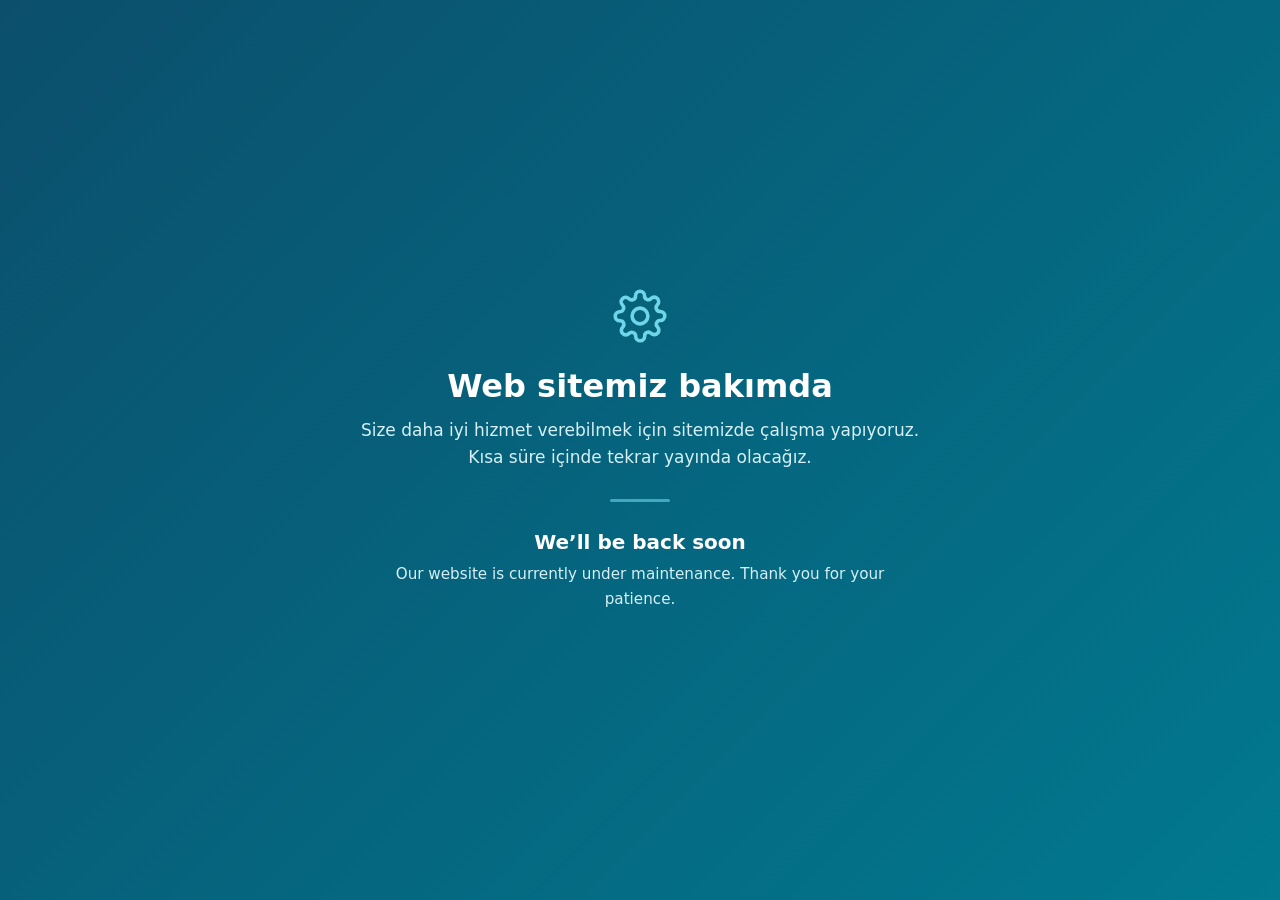
<file: index.html>
<!DOCTYPE html>
<html lang="tr">
<head>
<meta charset="UTF-8">
<meta name="viewport" content="width=device-width, initial-scale=1.0">
<title>Ripek Su | Bakımdayız</title>
<meta name="robots" content="noindex">
<link rel="icon" href="data:image/svg+xml,%3Csvg xmlns='http://www.w3.org/2000/svg' viewBox='0 0 24 24'%3E%3Cpath fill='%2301A8CC' d='M12 2C12 2 5 10.5 5 15.5C5 19.09 8.13 22 12 22C15.87 22 19 19.09 19 15.5C19 10.5 12 2 12 2Z'/%3E%3C/svg%3E">
<style>
  :root {
    --primary-dark: #0B4F6C;
    --primary: #01798F;
    --accent-light: #6FD6E8;
    --hero-text-soft: #D6F0F5;
    --white: #FFFFFF;
  }
  * { box-sizing: border-box; }
  body {
    margin: 0;
    min-height: 100vh;
    display: flex;
    align-items: center;
    justify-content: center;
    font-family: 'Segoe UI', system-ui, Arial, sans-serif;
    background: linear-gradient(135deg, var(--primary-dark), var(--primary));
    color: var(--white);
    text-align: center;
    padding: 24px;
  }
  .maintenance-box { max-width: 560px; }
  .gear {
    display: block;
    width: 54px;
    height: 54px;
    margin: 0 auto 24px;
    color: var(--accent-light);
    animation: spin 6s linear infinite;
  }
  @keyframes spin { to { transform: rotate(360deg); } }
  h1 {
    font-size: 2rem;
    font-weight: 800;
    margin: 0 0 12px;
  }
  p {
    font-size: 1.0625rem;
    color: var(--hero-text-soft);
    line-height: 1.6;
    margin: 0 0 28px;
  }
  .divider {
    width: 60px;
    height: 3px;
    background: var(--accent-light);
    border: none;
    border-radius: 2px;
    margin: 0 auto 28px;
    opacity: 0.6;
  }
  .en h2 {
    font-size: 1.25rem;
    font-weight: 700;
    margin: 0 0 8px;
  }
  .en p { font-size: 0.95rem; margin: 0; }
  @media (prefers-reduced-motion: reduce) {
    .gear { animation: none; }
  }
</style>
</head>
<body>

<div class="maintenance-box">
  <svg class="gear" viewBox="0 0 24 24" fill="none" aria-hidden="true">
    <path d="M12 15.5A3.5 3.5 0 1 0 12 8.5a3.5 3.5 0 0 0 0 7Z" stroke="currentColor" stroke-width="1.6"/>
    <path d="M19.4 15a1.65 1.65 0 0 0 .33 1.82l.06.06a2 2 0 1 1-2.83 2.83l-.06-.06a1.65 1.65 0 0 0-1.82-.33 1.65 1.65 0 0 0-1 1.51V21a2 2 0 1 1-4 0v-.09a1.65 1.65 0 0 0-1.08-1.51 1.65 1.65 0 0 0-1.82.33l-.06.06a2 2 0 1 1-2.83-2.83l.06-.06a1.65 1.65 0 0 0 .33-1.82 1.65 1.65 0 0 0-1.51-1H3a2 2 0 1 1 0-4h.09a1.65 1.65 0 0 0 1.51-1.08 1.65 1.65 0 0 0-.33-1.82l-.06-.06a2 2 0 1 1 2.83-2.83l.06.06a1.65 1.65 0 0 0 1.82.33h.09a1.65 1.65 0 0 0 1-1.51V3a2 2 0 1 1 4 0v.09a1.65 1.65 0 0 0 1 1.51 1.65 1.65 0 0 0 1.82-.33l.06-.06a2 2 0 1 1 2.83 2.83l-.06.06a1.65 1.65 0 0 0-.33 1.82v.09a1.65 1.65 0 0 0 1.51 1H21a2 2 0 1 1 0 4h-.09a1.65 1.65 0 0 0-1.51 1Z" stroke="currentColor" stroke-width="1.6"/>
  </svg>

  <h1>Web sitemiz bakımda</h1>
  <p>Size daha iyi hizmet verebilmek için sitemizde çalışma yapıyoruz.<br>Kısa süre içinde tekrar yayında olacağız.</p>

  <hr class="divider">

  <div class="en">
    <h2>We&rsquo;ll be back soon</h2>
    <p>Our website is currently under maintenance. Thank you for your patience.</p>
  </div>
</div>

</body>
</html>
</file>
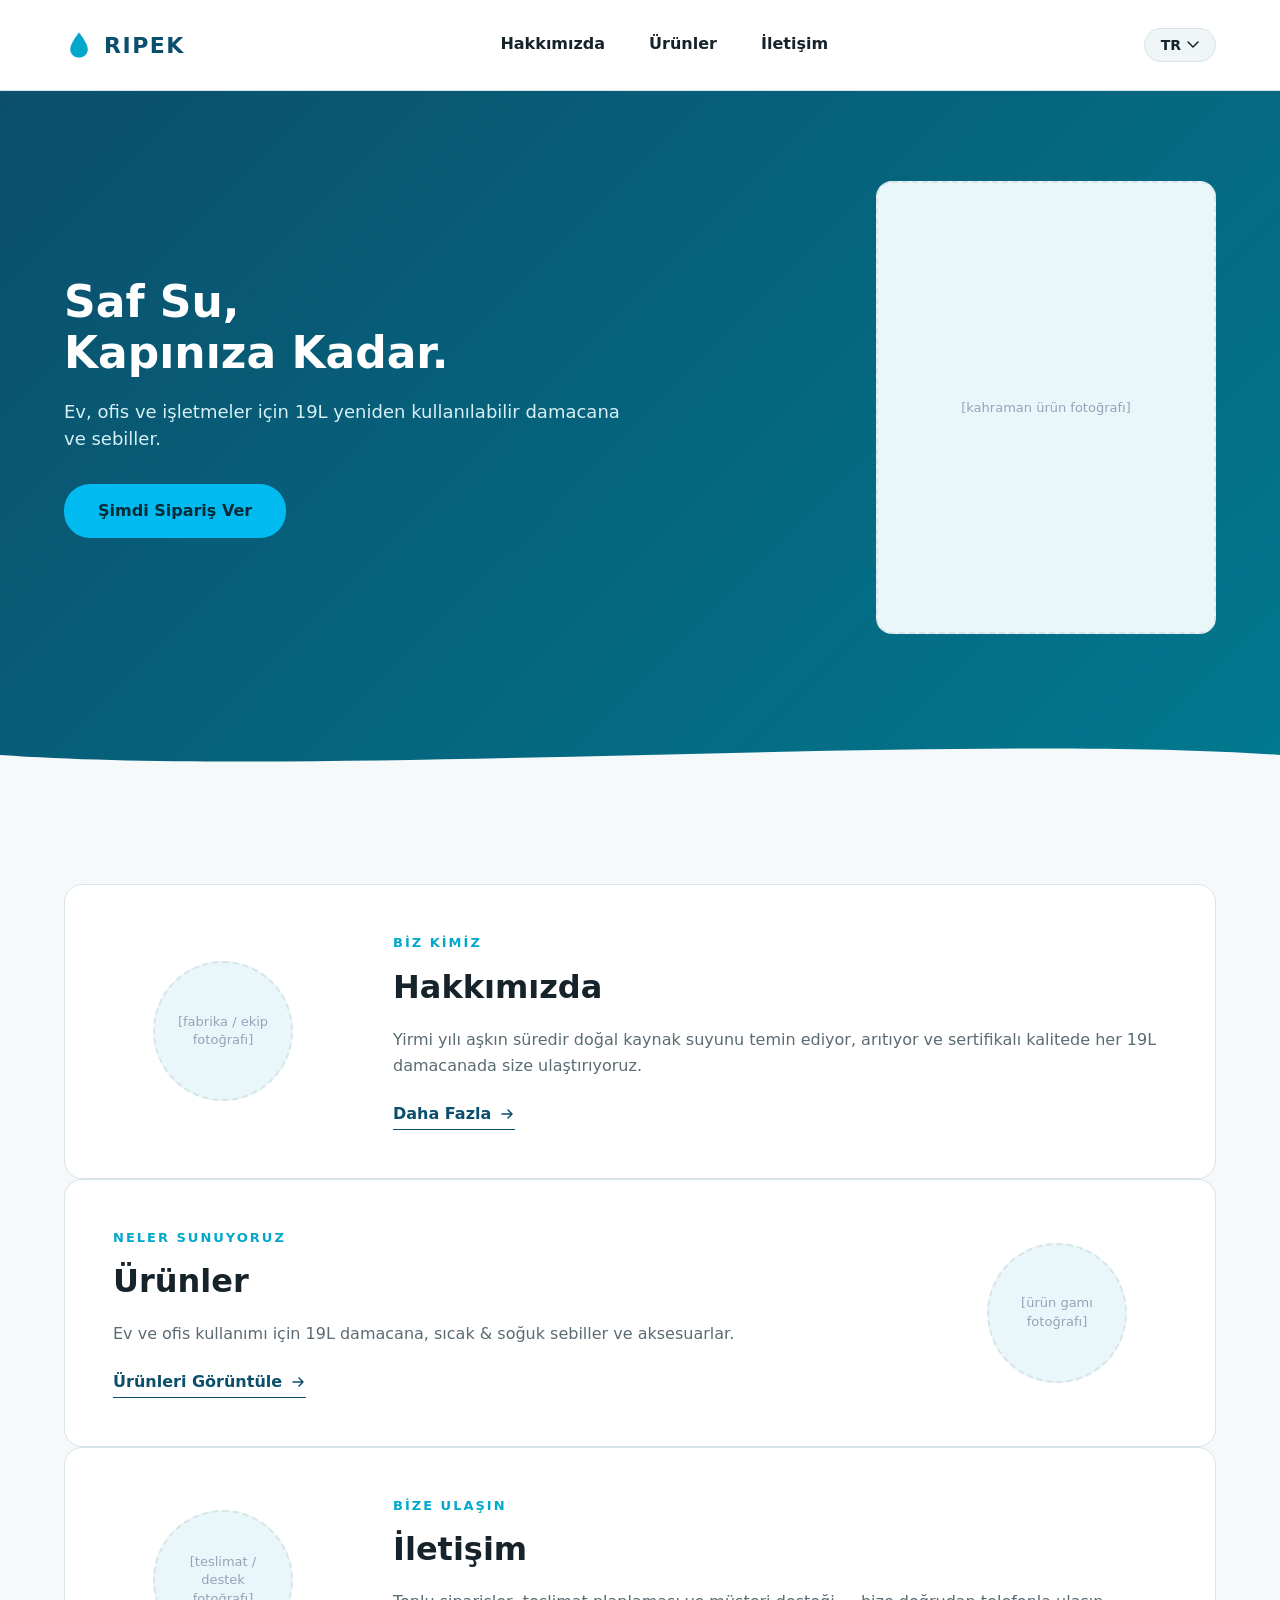
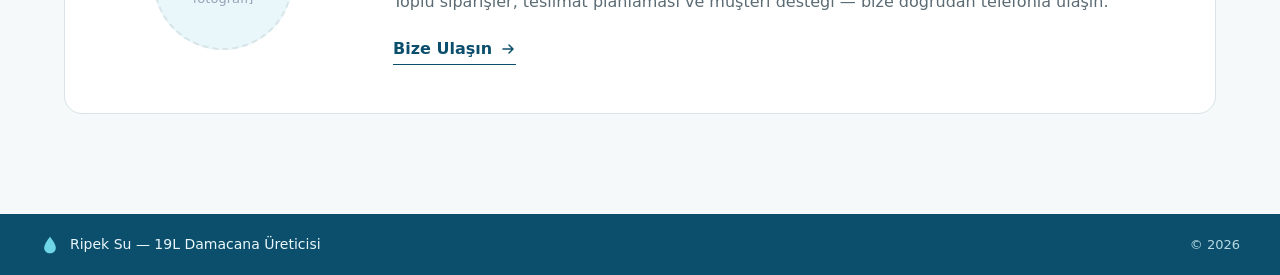
<file: Ripek/index.html>
<!DOCTYPE html>
<html lang="tr" data-title-key="meta.titleHome">
<head>
<meta charset="UTF-8">
<meta name="viewport" content="width=device-width, initial-scale=1.0">
<title>Ripek Su | Ana Sayfa</title>
<link rel="icon" href="data:image/svg+xml,%3Csvg xmlns='http://www.w3.org/2000/svg' viewBox='0 0 24 24'%3E%3Cpath fill='%2301A8CC' d='M12 2C12 2 5 10.5 5 15.5C5 19.09 8.13 22 12 22C15.87 22 19 19.09 19 15.5C19 10.5 12 2 12 2Z'/%3E%3C/svg%3E">
<link rel="stylesheet" href="css/style.css">
</head>
<body>

<!-- ================= TOP BAR ================= -->
<header class="topbar">
  <div class="container topbar-inner">
    <a href="index.html" class="logo">
      <svg class="logo-icon" viewBox="0 0 24 24" fill="none" xmlns="http://www.w3.org/2000/svg" aria-hidden="true">
        <path d="M12 2C12 2 5 10.5 5 15.5C5 19.09 8.13 22 12 22C15.87 22 19 19.09 19 15.5C19 10.5 12 2 12 2Z" fill="currentColor"/>
      </svg>
      <span class="logo-text">RIPEK</span>
    </a>

    <nav class="nav" id="mainNav">
      <a href="about.html" class="nav-link" data-i18n="nav.about">About Us</a>
      <a href="products.html" class="nav-link" data-i18n="nav.products">Products</a>
      <a href="contacts.html" class="nav-link" data-i18n="nav.contacts">Contacts</a>
    </nav>

    <div class="topbar-actions">
      <div class="lang-selector">
        <button class="lang-btn" id="langBtn" type="button" aria-haspopup="listbox" aria-expanded="false">
          <span id="langBtnLabel">TR</span>
          <svg viewBox="0 0 12 8" fill="none" aria-hidden="true"><path d="M1 1L6 6L11 1" stroke="currentColor" stroke-width="1.5" stroke-linecap="round" stroke-linejoin="round"/></svg>
        </button>
        <ul class="lang-dropdown" id="langDropdown" role="listbox">
          <li role="option" data-lang="tr" data-i18n="lang.tr">Türkçe</li>
          <li role="option" data-lang="en" data-i18n="lang.en">İngilizce</li>
        </ul>
      </div>
      <button class="nav-toggle" id="navToggle" type="button" aria-label="Menu" aria-expanded="false" aria-controls="mainNav">
        <svg viewBox="0 0 24 24" fill="none" aria-hidden="true"><path d="M3 6H21M3 12H21M3 18H21" stroke="currentColor" stroke-width="2" stroke-linecap="round"/></svg>
      </button>
    </div>
  </div>
</header>

<!-- ================= HERO ================= -->
<section class="hero hero-home">
  <div class="container hero-inner">
    <div class="hero-text">
      <h1><span data-i18n="home.hero.title1">Saf Su,</span><br><span data-i18n="home.hero.title2">Kapınıza Kadar.</span></h1>
      <p data-i18n="home.hero.subtitle">Ev, ofis ve işletmeler için 19L yeniden kullanılabilir damacana ve sebiller.</p>
      <a href="contacts.html" class="btn btn-cta" data-i18n="home.hero.cta">Şimdi Sipariş Ver</a>
    </div>
    <div class="hero-media">
      <div class="image-placeholder image-placeholder--hero">
        <span data-i18n="placeholder.heroPhoto">[kahraman ürün fotoğrafı]</span>
      </div>
    </div>
  </div>
  <svg class="hero-wave" viewBox="0 0 1440 80" preserveAspectRatio="none" aria-hidden="true">
    <path d="M0,40 C360,70 1080,10 1440,40 L1440,80 L0,80 Z" fill="#F5F9FA"></path>
  </svg>
</section>

<!-- ================= PREVIEW SECTIONS ================= -->
<section class="preview-section">
  <div class="container">

    <!-- About Us preview -->
    <div class="preview-card">
      <div class="preview-media">
        <div class="image-placeholder image-placeholder--round">
          <span data-i18n="placeholder.aboutPhoto">[fabrika / ekip fotoğrafı]</span>
        </div>
      </div>
      <div class="preview-content">
        <span class="eyebrow" data-i18n="home.about.eyebrow">BİZ KİMİZ</span>
        <h2 data-i18n="home.about.title">Hakkımızda</h2>
        <p data-i18n="home.about.text">Yirmi yılı aşkın süredir doğal kaynak suyunu temin ediyor, arıtıyor ve sertifikalı kalitede her 19L damacanada size ulaştırıyoruz.</p>
        <a href="about.html" class="link-arrow">
          <span data-i18n="home.about.link">Daha Fazla</span>
          <svg viewBox="0 0 16 16" fill="none" aria-hidden="true"><path d="M3 8H13M13 8L9 4M13 8L9 12" stroke="currentColor" stroke-width="1.5" stroke-linecap="round" stroke-linejoin="round"/></svg>
        </a>
      </div>
    </div>

    <!-- Products preview -->
    <div class="preview-card reverse">
      <div class="preview-media">
        <div class="image-placeholder image-placeholder--round">
          <span data-i18n="placeholder.productsPhoto">[ürün gamı fotoğrafı]</span>
        </div>
      </div>
      <div class="preview-content">
        <span class="eyebrow" data-i18n="home.products.eyebrow">NELER SUNUYORUZ</span>
        <h2 data-i18n="home.products.title">Ürünler</h2>
        <p data-i18n="home.products.text">Ev ve ofis kullanımı için 19L damacana, sıcak & soğuk sebiller ve aksesuarlar.</p>
        <a href="products.html" class="link-arrow">
          <span data-i18n="home.products.link">Ürünleri Görüntüle</span>
          <svg viewBox="0 0 16 16" fill="none" aria-hidden="true"><path d="M3 8H13M13 8L9 4M13 8L9 12" stroke="currentColor" stroke-width="1.5" stroke-linecap="round" stroke-linejoin="round"/></svg>
        </a>
      </div>
    </div>

    <!-- Contacts preview -->
    <div class="preview-card">
      <div class="preview-media">
        <div class="image-placeholder image-placeholder--round">
          <span data-i18n="placeholder.contactsPhoto">[teslimat / destek fotoğrafı]</span>
        </div>
      </div>
      <div class="preview-content">
        <span class="eyebrow" data-i18n="home.contacts.eyebrow">BİZE ULAŞIN</span>
        <h2 data-i18n="home.contacts.title">İletişim</h2>
        <p data-i18n="home.contacts.text">Toplu siparişler, teslimat planlaması ve müşteri desteği — bize doğrudan telefonla ulaşın.</p>
        <a href="contacts.html" class="link-arrow">
          <span data-i18n="home.contacts.link">Bize Ulaşın</span>
          <svg viewBox="0 0 16 16" fill="none" aria-hidden="true"><path d="M3 8H13M13 8L9 4M13 8L9 12" stroke="currentColor" stroke-width="1.5" stroke-linecap="round" stroke-linejoin="round"/></svg>
        </a>
      </div>
    </div>

  </div>
</section>

<!-- ================= FOOTER ================= -->
<footer class="site-footer">
  <div class="container footer-inner">
    <div class="footer-brand">
      <svg viewBox="0 0 24 24" fill="none" aria-hidden="true"><path d="M12 2C12 2 5 10.5 5 15.5C5 19.09 8.13 22 12 22C15.87 22 19 19.09 19 15.5C19 10.5 12 2 12 2Z" fill="currentColor"/></svg>
      <span data-i18n="footer.brand">Ripek Su — 19L Damacana Üreticisi</span>
    </div>
    <span class="footer-copy">© 2026</span>
  </div>
</footer>

<script src="js/translations.js"></script>
<script src="js/i18n.js"></script>
<script src="js/main.js"></script>
</body>
</html>
</file>
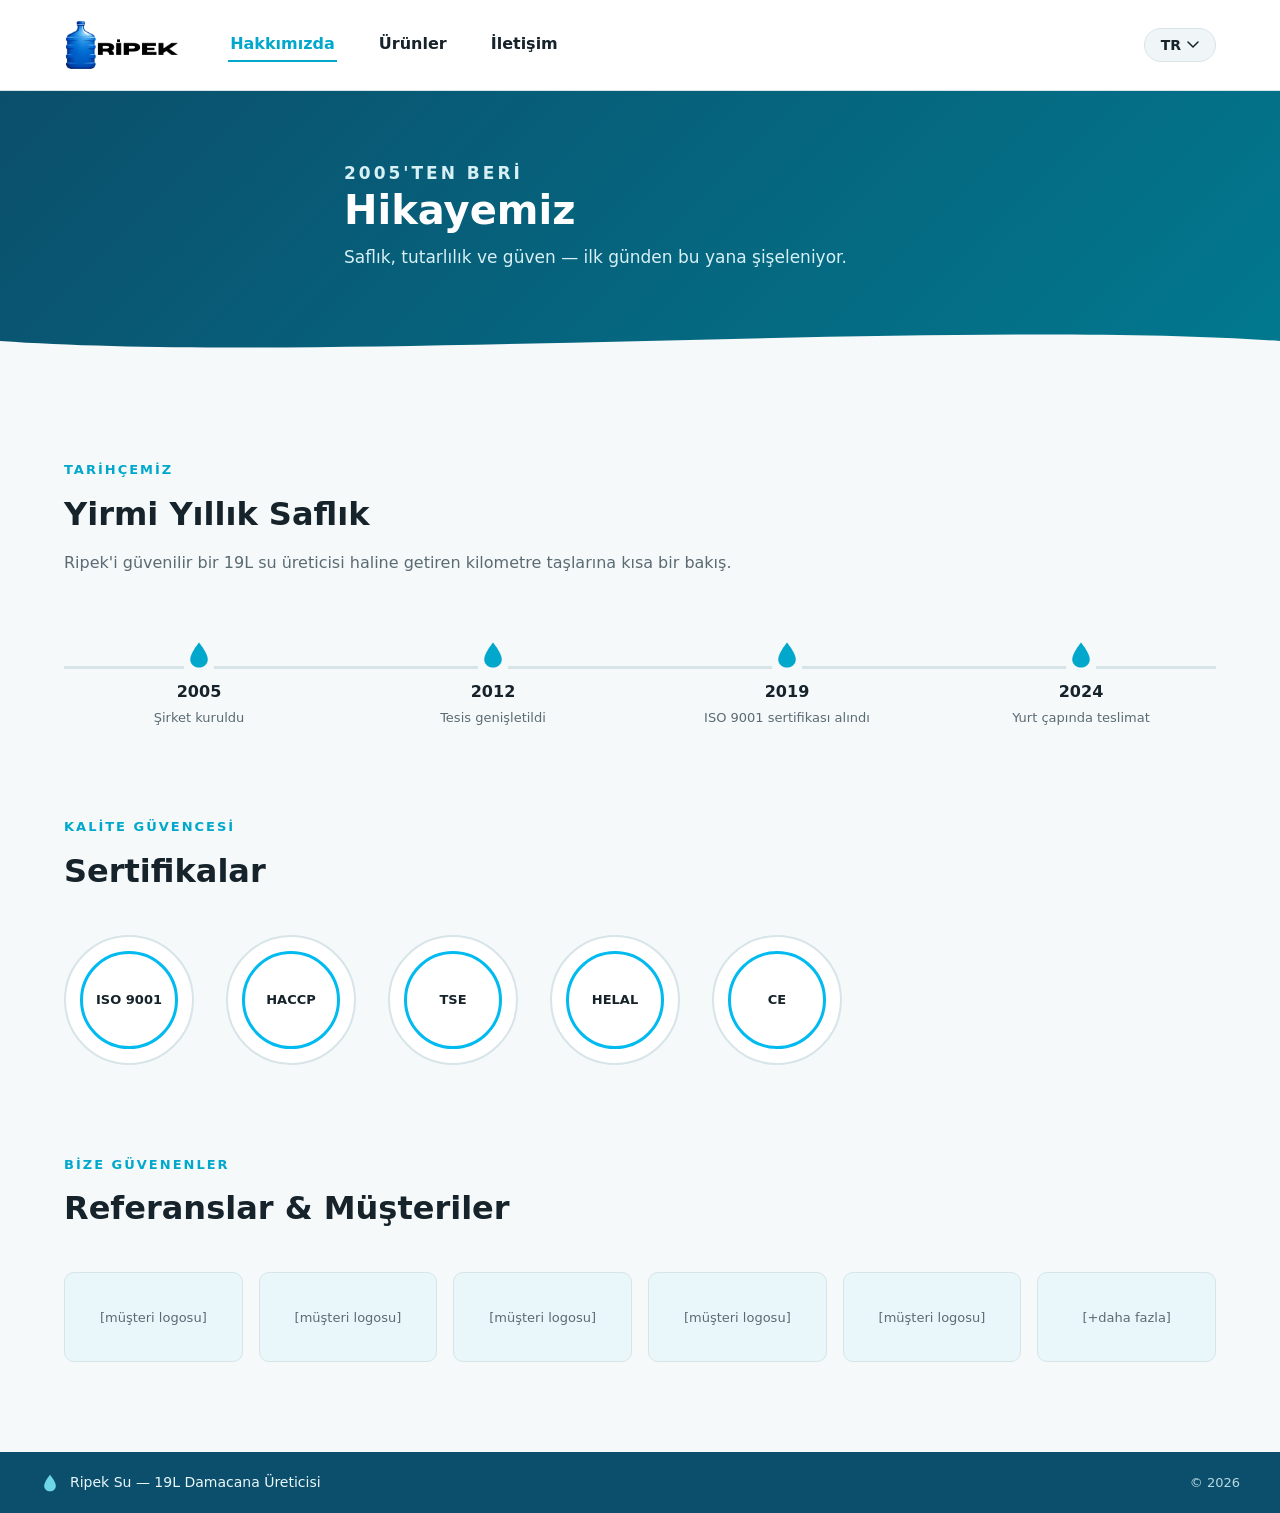
<file: about.html>
<!DOCTYPE html>
<html lang="tr" data-title-key="meta.titleAbout">
<head>
<meta charset="UTF-8">
<meta name="viewport" content="width=device-width, initial-scale=1.0">
<title>Ripek Su | Hakkımızda</title>
<link rel="icon" href="data:image/svg+xml,%3Csvg xmlns='http://www.w3.org/2000/svg' viewBox='0 0 24 24'%3E%3Cpath fill='%2301A8CC' d='M12 2C12 2 5 10.5 5 15.5C5 19.09 8.13 22 12 22C15.87 22 19 19.09 19 15.5C19 10.5 12 2 12 2Z'/%3E%3C/svg%3E">
<link rel="stylesheet" href="css/style.css">
</head>
<body>

<!-- ================= TOP BAR ================= -->
<header class="topbar">
  <div class="container topbar-inner">
    <a href="index" class="logo">
      <img src="images/ripek-logo.png" alt="Ripek" class="logo-img">
    </a>

    <nav class="nav" id="mainNav">
      <a href="about" class="nav-link" data-i18n="nav.about">About Us</a>
      <a href="products" class="nav-link" data-i18n="nav.products">Products</a>
      <a href="contacts" class="nav-link" data-i18n="nav.contacts">Contacts</a>
    </nav>

    <div class="topbar-actions">
      <div class="lang-selector">
        <button class="lang-btn" id="langBtn" type="button" aria-haspopup="listbox" aria-expanded="false">
          <span id="langBtnLabel">TR</span>
          <svg viewBox="0 0 12 8" fill="none" aria-hidden="true"><path d="M1 1L6 6L11 1" stroke="currentColor" stroke-width="1.5" stroke-linecap="round" stroke-linejoin="round"/></svg>
        </button>
        <ul class="lang-dropdown" id="langDropdown" role="listbox">
          <li role="option" data-lang="tr" data-i18n="lang.tr">Türkçe</li>
          <li role="option" data-lang="en" data-i18n="lang.en">English</li>
        </ul>
      </div>
      <button class="nav-toggle" id="navToggle" type="button" aria-label="Menu" aria-expanded="false" aria-controls="mainNav">
        <svg viewBox="0 0 24 24" fill="none" aria-hidden="true"><path d="M3 6H21M3 12H21M3 18H21" stroke="currentColor" stroke-width="2" stroke-linecap="round"/></svg>
      </button>
    </div>
  </div>
</header>

<!-- ================= HERO ================= -->
<section class="hero hero-simple">
  <div class="container hero-text">
    <p class="hero-eyebrow" data-i18n="about.hero.eyebrow">2005'TEN BERİ</p>
    <h1 data-i18n="about.hero.title">Hikayemiz</h1>
    <p data-i18n="about.hero.subtitle">Saflık, tutarlılık ve güven — ilk günden bu yana şişeleniyor.</p>
  </div>
  <svg class="hero-wave" viewBox="0 0 1440 80" preserveAspectRatio="none" aria-hidden="true">
    <path d="M0,40 C360,70 1080,10 1440,40 L1440,80 L0,80 Z" fill="#F5F9FA"></path>
  </svg>
</section>

<!-- ================= HISTORY / TIMELINE ================= -->
<section class="section" id="history">
  <div class="container">
    <div class="section-head">
      <span class="eyebrow" data-i18n="about.history.eyebrow">TARİHÇEMİZ</span>
      <h2 data-i18n="about.history.title">Yirmi Yıllık Saflık</h2>
      <p data-i18n="about.history.text">Ripek'i güvenilir bir 19L su üreticisi haline getiren kilometre taşlarına kısa bir bakış.</p>
    </div>

    <div class="timeline">
      <div class="timeline-item">
        <svg class="timeline-icon" viewBox="0 0 24 24" fill="none" aria-hidden="true"><path d="M12 2C12 2 5 10.5 5 15.5C5 19.09 8.13 22 12 22C15.87 22 19 19.09 19 15.5C19 10.5 12 2 12 2Z" fill="currentColor"/></svg>
        <div class="timeline-year" data-i18n="about.history.item1.year">2005</div>
        <div class="timeline-label" data-i18n="about.history.item1.label">Şirket kuruldu</div>
      </div>
      <div class="timeline-item">
        <svg class="timeline-icon" viewBox="0 0 24 24" fill="none" aria-hidden="true"><path d="M12 2C12 2 5 10.5 5 15.5C5 19.09 8.13 22 12 22C15.87 22 19 19.09 19 15.5C19 10.5 12 2 12 2Z" fill="currentColor"/></svg>
        <div class="timeline-year" data-i18n="about.history.item2.year">2012</div>
        <div class="timeline-label" data-i18n="about.history.item2.label">Tesis genişletildi</div>
      </div>
      <div class="timeline-item">
        <svg class="timeline-icon" viewBox="0 0 24 24" fill="none" aria-hidden="true"><path d="M12 2C12 2 5 10.5 5 15.5C5 19.09 8.13 22 12 22C15.87 22 19 19.09 19 15.5C19 10.5 12 2 12 2Z" fill="currentColor"/></svg>
        <div class="timeline-year" data-i18n="about.history.item3.year">2019</div>
        <div class="timeline-label" data-i18n="about.history.item3.label">ISO 9001 sertifikası alındı</div>
      </div>
      <div class="timeline-item">
        <svg class="timeline-icon" viewBox="0 0 24 24" fill="none" aria-hidden="true"><path d="M12 2C12 2 5 10.5 5 15.5C5 19.09 8.13 22 12 22C15.87 22 19 19.09 19 15.5C19 10.5 12 2 12 2Z" fill="currentColor"/></svg>
        <div class="timeline-year" data-i18n="about.history.item4.year">2024</div>
        <div class="timeline-label" data-i18n="about.history.item4.label">Yurt çapında teslimat</div>
      </div>
    </div>
  </div>
</section>

<!-- ================= CERTIFICATES ================= -->
<section class="section" id="certificates">
  <div class="container">
    <div class="section-head" style="margin-bottom: 40px;">
      <span class="eyebrow" data-i18n="about.certificates.eyebrow">KALİTE GÜVENCESİ</span>
      <h2 data-i18n="about.certificates.title">Sertifikalar</h2>
    </div>

    <div class="cert-grid">
      <a href="#" class="cert-badge"><span data-i18n="about.certificates.item1">ISO 9001</span></a>
      <a href="#" class="cert-badge"><span data-i18n="about.certificates.item2">HACCP</span></a>
      <a href="#" class="cert-badge"><span data-i18n="about.certificates.item3">TSE</span></a>
      <a href="#" class="cert-badge"><span data-i18n="about.certificates.item4">HELAL</span></a>
      <a href="#" class="cert-badge"><span data-i18n="about.certificates.item5">CE</span></a>
    </div>
  </div>
</section>

<!-- ================= REFERENCES ================= -->
<section class="section" id="references">
  <div class="container">
    <div class="section-head" style="margin-bottom: 40px;">
      <span class="eyebrow" data-i18n="about.references.eyebrow">BİZE GÜVENENLER</span>
      <h2 data-i18n="about.references.title">Referanslar & Müşteriler</h2>
    </div>

    <div class="reference-grid">
      <div class="reference-logo"><span data-i18n="placeholder.clientLogo">[müşteri logosu]</span></div>
      <div class="reference-logo"><span data-i18n="placeholder.clientLogo">[müşteri logosu]</span></div>
      <div class="reference-logo"><span data-i18n="placeholder.clientLogo">[müşteri logosu]</span></div>
      <div class="reference-logo"><span data-i18n="placeholder.clientLogo">[müşteri logosu]</span></div>
      <div class="reference-logo"><span data-i18n="placeholder.clientLogo">[müşteri logosu]</span></div>
      <div class="reference-logo"><span data-i18n="placeholder.moreLogos">[+daha fazla]</span></div>
    </div>
  </div>
</section>

<!-- ================= FOOTER ================= -->
<footer class="site-footer">
  <div class="container footer-inner">
    <div class="footer-brand">
      <svg viewBox="0 0 24 24" fill="none" aria-hidden="true"><path d="M12 2C12 2 5 10.5 5 15.5C5 19.09 8.13 22 12 22C15.87 22 19 19.09 19 15.5C19 10.5 12 2 12 2Z" fill="currentColor"/></svg>
      <span data-i18n="footer.brand">Ripek Su — 19L Damacana Üreticisi</span>
    </div>
    <span class="footer-copy">© 2026</span>
  </div>
</footer>

<script src="js/translations.js"></script>
<script src="js/i18n.js"></script>
<script src="js/main.js"></script>
</body>
</html>
</file>
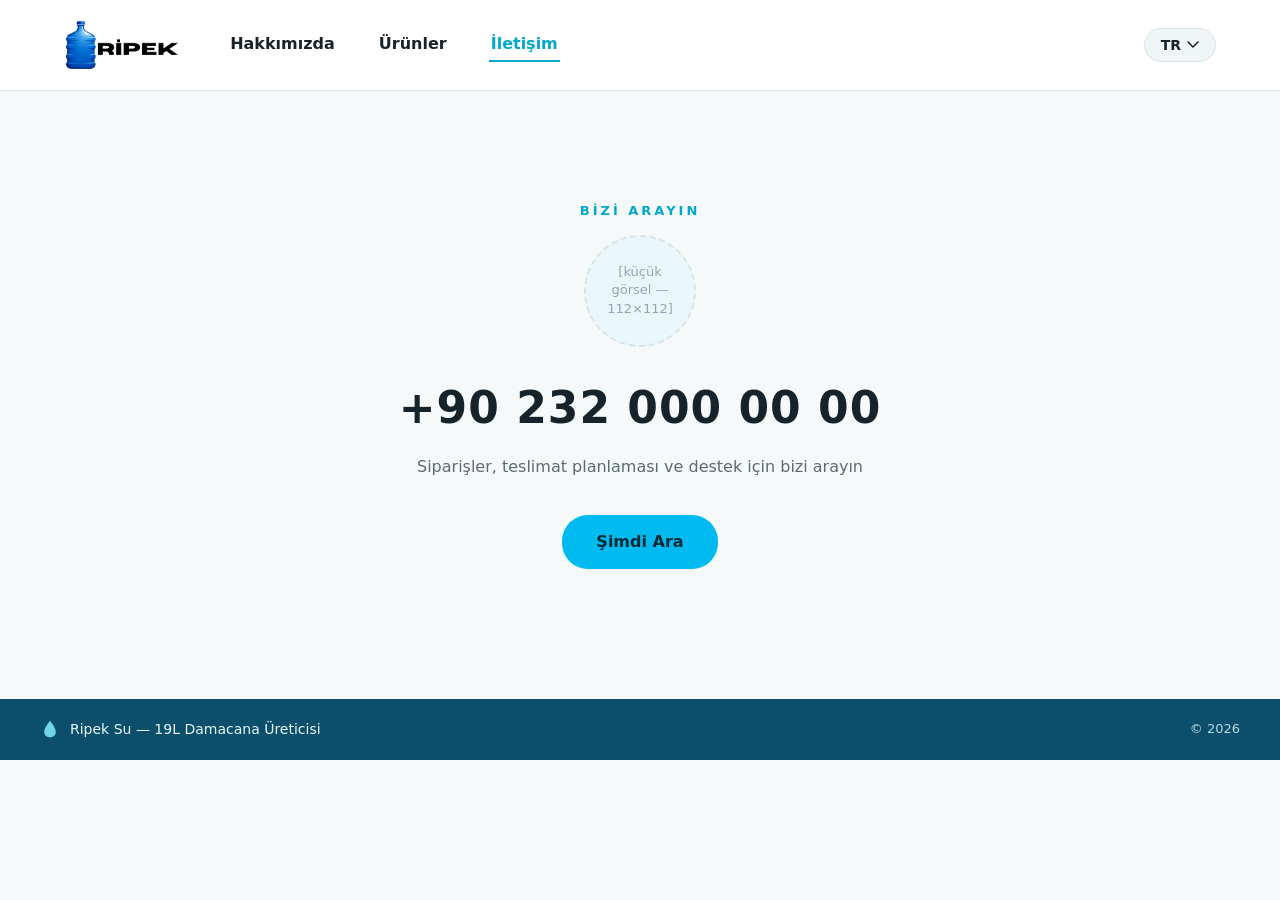
<file: contacts.html>
<!DOCTYPE html>
<html lang="tr" data-title-key="meta.titleContacts">
<head>
<meta charset="UTF-8">
<meta name="viewport" content="width=device-width, initial-scale=1.0">
<title>Ripek Su | İletişim</title>
<link rel="icon" href="data:image/svg+xml,%3Csvg xmlns='http://www.w3.org/2000/svg' viewBox='0 0 24 24'%3E%3Cpath fill='%2301A8CC' d='M12 2C12 2 5 10.5 5 15.5C5 19.09 8.13 22 12 22C15.87 22 19 19.09 19 15.5C19 10.5 12 2 12 2Z'/%3E%3C/svg%3E">
<link rel="stylesheet" href="css/style.css">
</head>
<body>

<!-- ================= TOP BAR ================= -->
<header class="topbar">
  <div class="container topbar-inner">
    <a href="index" class="logo">
      <img src="images/ripek-logo.png" alt="Ripek" class="logo-img">
    </a>

    <nav class="nav" id="mainNav">
      <a href="about" class="nav-link" data-i18n="nav.about">About Us</a>
      <a href="products" class="nav-link" data-i18n="nav.products">Products</a>
      <a href="contacts" class="nav-link" data-i18n="nav.contacts">Contacts</a>
    </nav>

    <div class="topbar-actions">
      <div class="lang-selector">
        <button class="lang-btn" id="langBtn" type="button" aria-haspopup="listbox" aria-expanded="false">
          <span id="langBtnLabel">TR</span>
          <svg viewBox="0 0 12 8" fill="none" aria-hidden="true"><path d="M1 1L6 6L11 1" stroke="currentColor" stroke-width="1.5" stroke-linecap="round" stroke-linejoin="round"/></svg>
        </button>
        <ul class="lang-dropdown" id="langDropdown" role="listbox">
          <li role="option" data-lang="tr" data-i18n="lang.tr">Türkçe</li>
          <li role="option" data-lang="en" data-i18n="lang.en">English</li>
        </ul>
      </div>
      <button class="nav-toggle" id="navToggle" type="button" aria-label="Menu" aria-expanded="false" aria-controls="mainNav">
        <svg viewBox="0 0 24 24" fill="none" aria-hidden="true"><path d="M3 6H21M3 12H21M3 18H21" stroke="currentColor" stroke-width="2" stroke-linecap="round"/></svg>
      </button>
    </div>
  </div>
</header>

<!-- ================= CONTACT CONTENT (minimal: phone + small image only) ================= -->
<section class="contact-page">
  <div class="container">
    <p class="hero-eyebrow" data-i18n="contacts.eyebrow">BİZİ ARAYIN</p>

    <div class="contact-image">
      <div class="image-placeholder image-placeholder--round-sm">
        <span data-i18n="placeholder.contactSmallImage">[küçük görsel — 112×112]</span>
      </div>
    </div>

    <p class="contact-phone" data-i18n="contacts.phone">+90 232 000 00 00</p>
    <p class="contact-text" data-i18n="contacts.text">Siparişler, teslimat planlaması ve destek için bizi arayın</p>

    <a href="tel:+902320000000" class="btn btn-cta" data-i18n-tel data-i18n="contacts.cta">Şimdi Ara</a>
  </div>
</section>

<!-- ================= FOOTER ================= -->
<footer class="site-footer">
  <div class="container footer-inner">
    <div class="footer-brand">
      <svg viewBox="0 0 24 24" fill="none" aria-hidden="true"><path d="M12 2C12 2 5 10.5 5 15.5C5 19.09 8.13 22 12 22C15.87 22 19 19.09 19 15.5C19 10.5 12 2 12 2Z" fill="currentColor"/></svg>
      <span data-i18n="footer.brand">Ripek Su — 19L Damacana Üreticisi</span>
    </div>
    <span class="footer-copy">© 2026</span>
  </div>
</footer>

<script src="js/translations.js"></script>
<script src="js/i18n.js"></script>
<script src="js/main.js"></script>
</body>
</html>
</file>
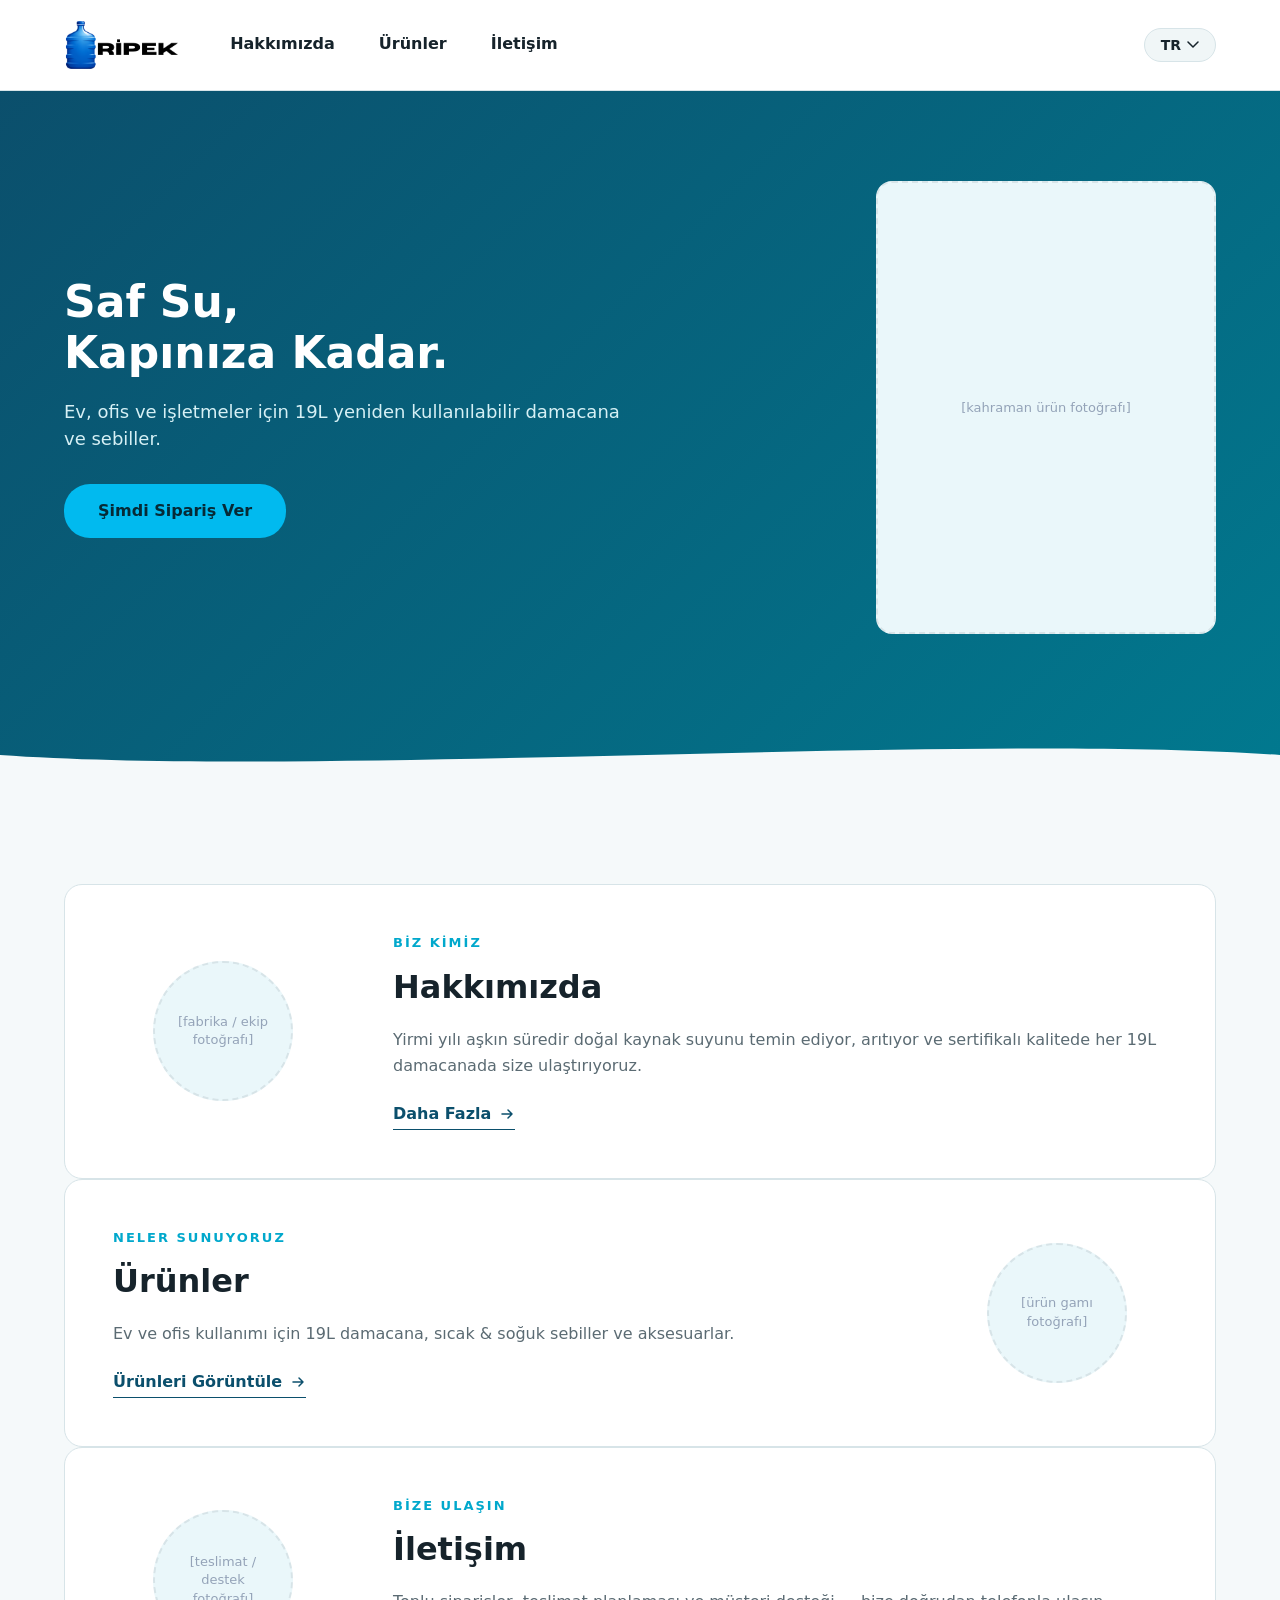
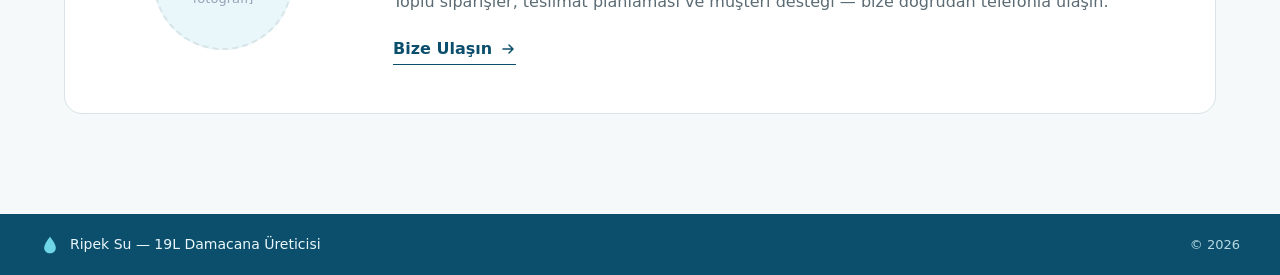
<file: index_um.html>
<!DOCTYPE html>
<html lang="tr" data-title-key="meta.titleHome">
<head>
<meta charset="UTF-8">
<meta name="viewport" content="width=device-width, initial-scale=1.0">
<title>Ripek Su | Ana Sayfa</title>
<link rel="icon" href="data:image/svg+xml,%3Csvg xmlns='http://www.w3.org/2000/svg' viewBox='0 0 24 24'%3E%3Cpath fill='%2301A8CC' d='M12 2C12 2 5 10.5 5 15.5C5 19.09 8.13 22 12 22C15.87 22 19 19.09 19 15.5C19 10.5 12 2 12 2Z'/%3E%3C/svg%3E">
<link rel="stylesheet" href="css/style.css">
</head>
<body>

<!-- ================= TOP BAR ================= -->
<header class="topbar">
  <div class="container topbar-inner">
    <a href="index" class="logo">
      <img src="images/ripek-logo.png" alt="Ripek" class="logo-img">
    </a>

    <nav class="nav" id="mainNav">
      <a href="about" class="nav-link" data-i18n="nav.about">About Us</a>
      <a href="products" class="nav-link" data-i18n="nav.products">Products</a>
      <a href="contacts" class="nav-link" data-i18n="nav.contacts">Contacts</a>
    </nav>

    <div class="topbar-actions">
      <div class="lang-selector">
        <button class="lang-btn" id="langBtn" type="button" aria-haspopup="listbox" aria-expanded="false">
          <span id="langBtnLabel">TR</span>
          <svg viewBox="0 0 12 8" fill="none" aria-hidden="true"><path d="M1 1L6 6L11 1" stroke="currentColor" stroke-width="1.5" stroke-linecap="round" stroke-linejoin="round"/></svg>
        </button>
        <ul class="lang-dropdown" id="langDropdown" role="listbox">
          <li role="option" data-lang="tr" data-i18n="lang.tr">Türkçe</li>
          <li role="option" data-lang="en" data-i18n="lang.en">English</li>
        </ul>
      </div>
      <button class="nav-toggle" id="navToggle" type="button" aria-label="Menu" aria-expanded="false" aria-controls="mainNav">
        <svg viewBox="0 0 24 24" fill="none" aria-hidden="true"><path d="M3 6H21M3 12H21M3 18H21" stroke="currentColor" stroke-width="2" stroke-linecap="round"/></svg>
      </button>
    </div>
  </div>
</header>

<!-- ================= HERO ================= -->
<section class="hero hero-home">
  <div class="container hero-inner">
    <div class="hero-text">
      <h1><span data-i18n="home.hero.title1">Saf Su,</span><br><span data-i18n="home.hero.title2">Kapınıza Kadar.</span></h1>
      <p data-i18n="home.hero.subtitle">Ev, ofis ve işletmeler için 19L yeniden kullanılabilir damacana ve sebiller.</p>
      <a href="contacts" class="btn btn-cta" data-i18n="home.hero.cta">Şimdi Sipariş Ver</a>
    </div>
    <div class="hero-media">
      <div class="image-placeholder image-placeholder--hero">
        <span data-i18n="placeholder.heroPhoto">[kahraman ürün fotoğrafı]</span>
      </div>
    </div>
  </div>
  <svg class="hero-wave" viewBox="0 0 1440 80" preserveAspectRatio="none" aria-hidden="true">
    <path d="M0,40 C360,70 1080,10 1440,40 L1440,80 L0,80 Z" fill="#F5F9FA"></path>
  </svg>
</section>

<!-- ================= PREVIEW SECTIONS ================= -->
<section class="preview-section">
  <div class="container">

    <!-- About Us preview -->
    <div class="preview-card">
      <div class="preview-media">
        <div class="image-placeholder image-placeholder--round">
          <span data-i18n="placeholder.aboutPhoto">[fabrika / ekip fotoğrafı]</span>
        </div>
      </div>
      <div class="preview-content">
        <span class="eyebrow" data-i18n="home.about.eyebrow">BİZ KİMİZ</span>
        <h2 data-i18n="home.about.title">Hakkımızda</h2>
        <p data-i18n="home.about.text">Yirmi yılı aşkın süredir doğal kaynak suyunu temin ediyor, arıtıyor ve sertifikalı kalitede her 19L damacanada size ulaştırıyoruz.</p>
        <a href="about" class="link-arrow">
          <span data-i18n="home.about.link">Daha Fazla</span>
          <svg viewBox="0 0 16 16" fill="none" aria-hidden="true"><path d="M3 8H13M13 8L9 4M13 8L9 12" stroke="currentColor" stroke-width="1.5" stroke-linecap="round" stroke-linejoin="round"/></svg>
        </a>
      </div>
    </div>

    <!-- Products preview -->
    <div class="preview-card reverse">
      <div class="preview-media">
        <div class="image-placeholder image-placeholder--round">
          <span data-i18n="placeholder.productsPhoto">[ürün gamı fotoğrafı]</span>
        </div>
      </div>
      <div class="preview-content">
        <span class="eyebrow" data-i18n="home.products.eyebrow">NELER SUNUYORUZ</span>
        <h2 data-i18n="home.products.title">Ürünler</h2>
        <p data-i18n="home.products.text">Ev ve ofis kullanımı için 19L damacana, sıcak & soğuk sebiller ve aksesuarlar.</p>
        <a href="products" class="link-arrow">
          <span data-i18n="home.products.link">Ürünleri Görüntüle</span>
          <svg viewBox="0 0 16 16" fill="none" aria-hidden="true"><path d="M3 8H13M13 8L9 4M13 8L9 12" stroke="currentColor" stroke-width="1.5" stroke-linecap="round" stroke-linejoin="round"/></svg>
        </a>
      </div>
    </div>

    <!-- Contacts preview -->
    <div class="preview-card">
      <div class="preview-media">
        <div class="image-placeholder image-placeholder--round">
          <span data-i18n="placeholder.contactsPhoto">[teslimat / destek fotoğrafı]</span>
        </div>
      </div>
      <div class="preview-content">
        <span class="eyebrow" data-i18n="home.contacts.eyebrow">BİZE ULAŞIN</span>
        <h2 data-i18n="home.contacts.title">İletişim</h2>
        <p data-i18n="home.contacts.text">Toplu siparişler, teslimat planlaması ve müşteri desteği — bize doğrudan telefonla ulaşın.</p>
        <a href="contacts" class="link-arrow">
          <span data-i18n="home.contacts.link">Bize Ulaşın</span>
          <svg viewBox="0 0 16 16" fill="none" aria-hidden="true"><path d="M3 8H13M13 8L9 4M13 8L9 12" stroke="currentColor" stroke-width="1.5" stroke-linecap="round" stroke-linejoin="round"/></svg>
        </a>
      </div>
    </div>

  </div>
</section>

<!-- ================= FOOTER ================= -->
<footer class="site-footer">
  <div class="container footer-inner">
    <div class="footer-brand">
      <svg viewBox="0 0 24 24" fill="none" aria-hidden="true"><path d="M12 2C12 2 5 10.5 5 15.5C5 19.09 8.13 22 12 22C15.87 22 19 19.09 19 15.5C19 10.5 12 2 12 2Z" fill="currentColor"/></svg>
      <span data-i18n="footer.brand">Ripek Su — 19L Damacana Üreticisi</span>
    </div>
    <span class="footer-copy">© 2026</span>
  </div>
</footer>

<script src="js/translations.js"></script>
<script src="js/i18n.js"></script>
<script src="js/main.js"></script>
</body>
</html>
</file>
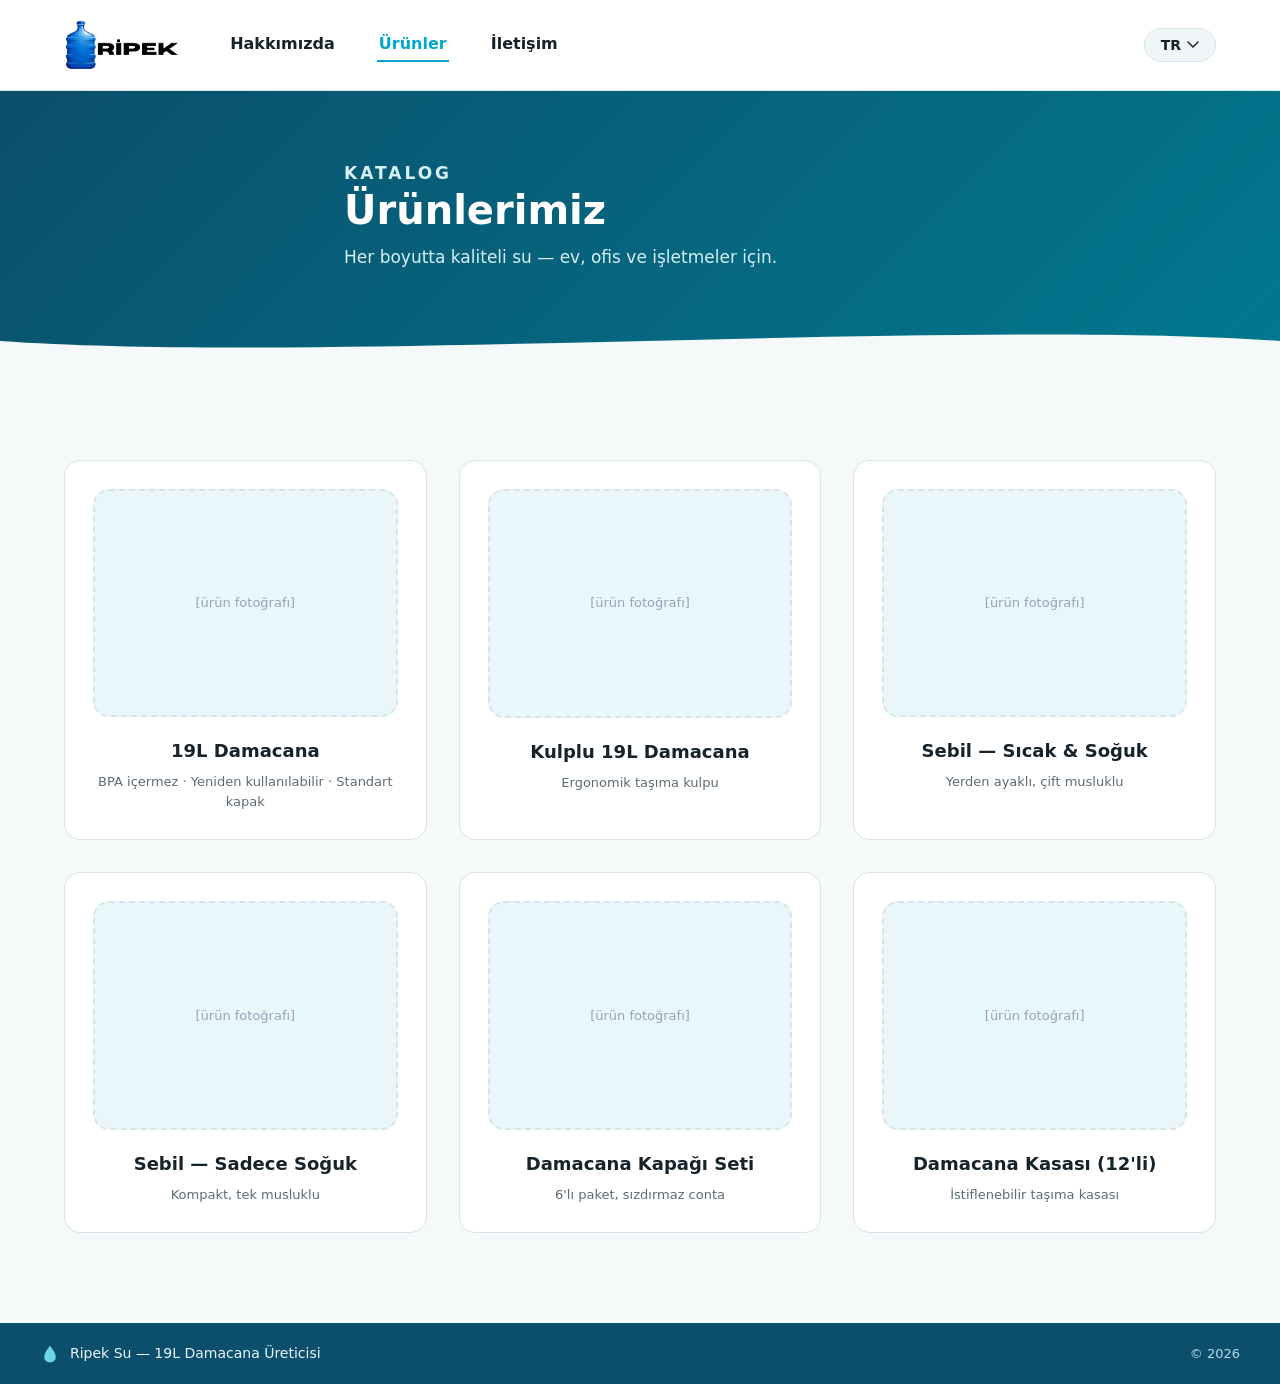
<file: products.html>
<!DOCTYPE html>
<html lang="tr" data-title-key="meta.titleProducts">
<head>
<meta charset="UTF-8">
<meta name="viewport" content="width=device-width, initial-scale=1.0">
<title>Ripek Su | Ürünler</title>
<link rel="icon" href="data:image/svg+xml,%3Csvg xmlns='http://www.w3.org/2000/svg' viewBox='0 0 24 24'%3E%3Cpath fill='%2301A8CC' d='M12 2C12 2 5 10.5 5 15.5C5 19.09 8.13 22 12 22C15.87 22 19 19.09 19 15.5C19 10.5 12 2 12 2Z'/%3E%3C/svg%3E">
<link rel="stylesheet" href="css/style.css">
</head>
<body>

<!-- ================= TOP BAR ================= -->
<header class="topbar">
  <div class="container topbar-inner">
    <a href="index" class="logo">
      <img src="images/ripek-logo.png" alt="Ripek" class="logo-img">
    </a>

    <nav class="nav" id="mainNav">
      <a href="about" class="nav-link" data-i18n="nav.about">About Us</a>
      <a href="products" class="nav-link" data-i18n="nav.products">Products</a>
      <a href="contacts" class="nav-link" data-i18n="nav.contacts">Contacts</a>
    </nav>

    <div class="topbar-actions">
      <div class="lang-selector">
        <button class="lang-btn" id="langBtn" type="button" aria-haspopup="listbox" aria-expanded="false">
          <span id="langBtnLabel">TR</span>
          <svg viewBox="0 0 12 8" fill="none" aria-hidden="true"><path d="M1 1L6 6L11 1" stroke="currentColor" stroke-width="1.5" stroke-linecap="round" stroke-linejoin="round"/></svg>
        </button>
        <ul class="lang-dropdown" id="langDropdown" role="listbox">
          <li role="option" data-lang="tr" data-i18n="lang.tr">Türkçe</li>
          <li role="option" data-lang="en" data-i18n="lang.en">English</li>
        </ul>
      </div>
      <button class="nav-toggle" id="navToggle" type="button" aria-label="Menu" aria-expanded="false" aria-controls="mainNav">
        <svg viewBox="0 0 24 24" fill="none" aria-hidden="true"><path d="M3 6H21M3 12H21M3 18H21" stroke="currentColor" stroke-width="2" stroke-linecap="round"/></svg>
      </button>
    </div>
  </div>
</header>

<!-- ================= HERO ================= -->
<section class="hero hero-simple">
  <div class="container hero-text">
    <p class="hero-eyebrow" data-i18n="products.hero.eyebrow">KATALOG</p>
    <h1 data-i18n="products.hero.title">Ürünlerimiz</h1>
    <p data-i18n="products.hero.subtitle">Her boyutta kaliteli su — ev, ofis ve işletmeler için.</p>
  </div>
  <svg class="hero-wave" viewBox="0 0 1440 80" preserveAspectRatio="none" aria-hidden="true">
    <path d="M0,40 C360,70 1080,10 1440,40 L1440,80 L0,80 Z" fill="#F5F9FA"></path>
  </svg>
</section>

<!-- ================= PRODUCT GRID ================= -->
<section class="section">
  <div class="container">
    <div class="product-grid">

      <div class="product-card">
        <div class="image-placeholder image-placeholder--product">
          <span data-i18n="placeholder.productPhoto">[ürün fotoğrafı]</span>
        </div>
        <h3 data-i18n="products.item1.name">19L Damacana</h3>
        <p class="spec" data-i18n="products.item1.spec">BPA içermez · Yeniden kullanılabilir · Standart kapak</p>
      </div>

      <div class="product-card">
        <div class="image-placeholder image-placeholder--product">
          <span data-i18n="placeholder.productPhoto">[ürün fotoğrafı]</span>
        </div>
        <h3 data-i18n="products.item2.name">Kulplu 19L Damacana</h3>
        <p class="spec" data-i18n="products.item2.spec">Ergonomik taşıma kulpu</p>
      </div>

      <div class="product-card">
        <div class="image-placeholder image-placeholder--product">
          <span data-i18n="placeholder.productPhoto">[ürün fotoğrafı]</span>
        </div>
        <h3 data-i18n="products.item3.name">Sebil — Sıcak & Soğuk</h3>
        <p class="spec" data-i18n="products.item3.spec">Yerden ayaklı, çift musluklu</p>
      </div>

      <div class="product-card">
        <div class="image-placeholder image-placeholder--product">
          <span data-i18n="placeholder.productPhoto">[ürün fotoğrafı]</span>
        </div>
        <h3 data-i18n="products.item4.name">Sebil — Sadece Soğuk</h3>
        <p class="spec" data-i18n="products.item4.spec">Kompakt, tek musluklu</p>
      </div>

      <div class="product-card">
        <div class="image-placeholder image-placeholder--product">
          <span data-i18n="placeholder.productPhoto">[ürün fotoğrafı]</span>
        </div>
        <h3 data-i18n="products.item5.name">Damacana Kapağı Seti</h3>
        <p class="spec" data-i18n="products.item5.spec">6'lı paket, sızdırmaz conta</p>
      </div>

      <div class="product-card">
        <div class="image-placeholder image-placeholder--product">
          <span data-i18n="placeholder.productPhoto">[ürün fotoğrafı]</span>
        </div>
        <h3 data-i18n="products.item6.name">Damacana Kasası (12'li)</h3>
        <p class="spec" data-i18n="products.item6.spec">İstiflenebilir taşıma kasası</p>
      </div>

    </div>
  </div>
</section>

<!-- ================= FOOTER ================= -->
<footer class="site-footer">
  <div class="container footer-inner">
    <div class="footer-brand">
      <svg viewBox="0 0 24 24" fill="none" aria-hidden="true"><path d="M12 2C12 2 5 10.5 5 15.5C5 19.09 8.13 22 12 22C15.87 22 19 19.09 19 15.5C19 10.5 12 2 12 2Z" fill="currentColor"/></svg>
      <span data-i18n="footer.brand">Ripek Su — 19L Damacana Üreticisi</span>
    </div>
    <span class="footer-copy">© 2026</span>
  </div>
</footer>

<script src="js/translations.js"></script>
<script src="js/i18n.js"></script>
<script src="js/main.js"></script>
</body>
</html>
</file>
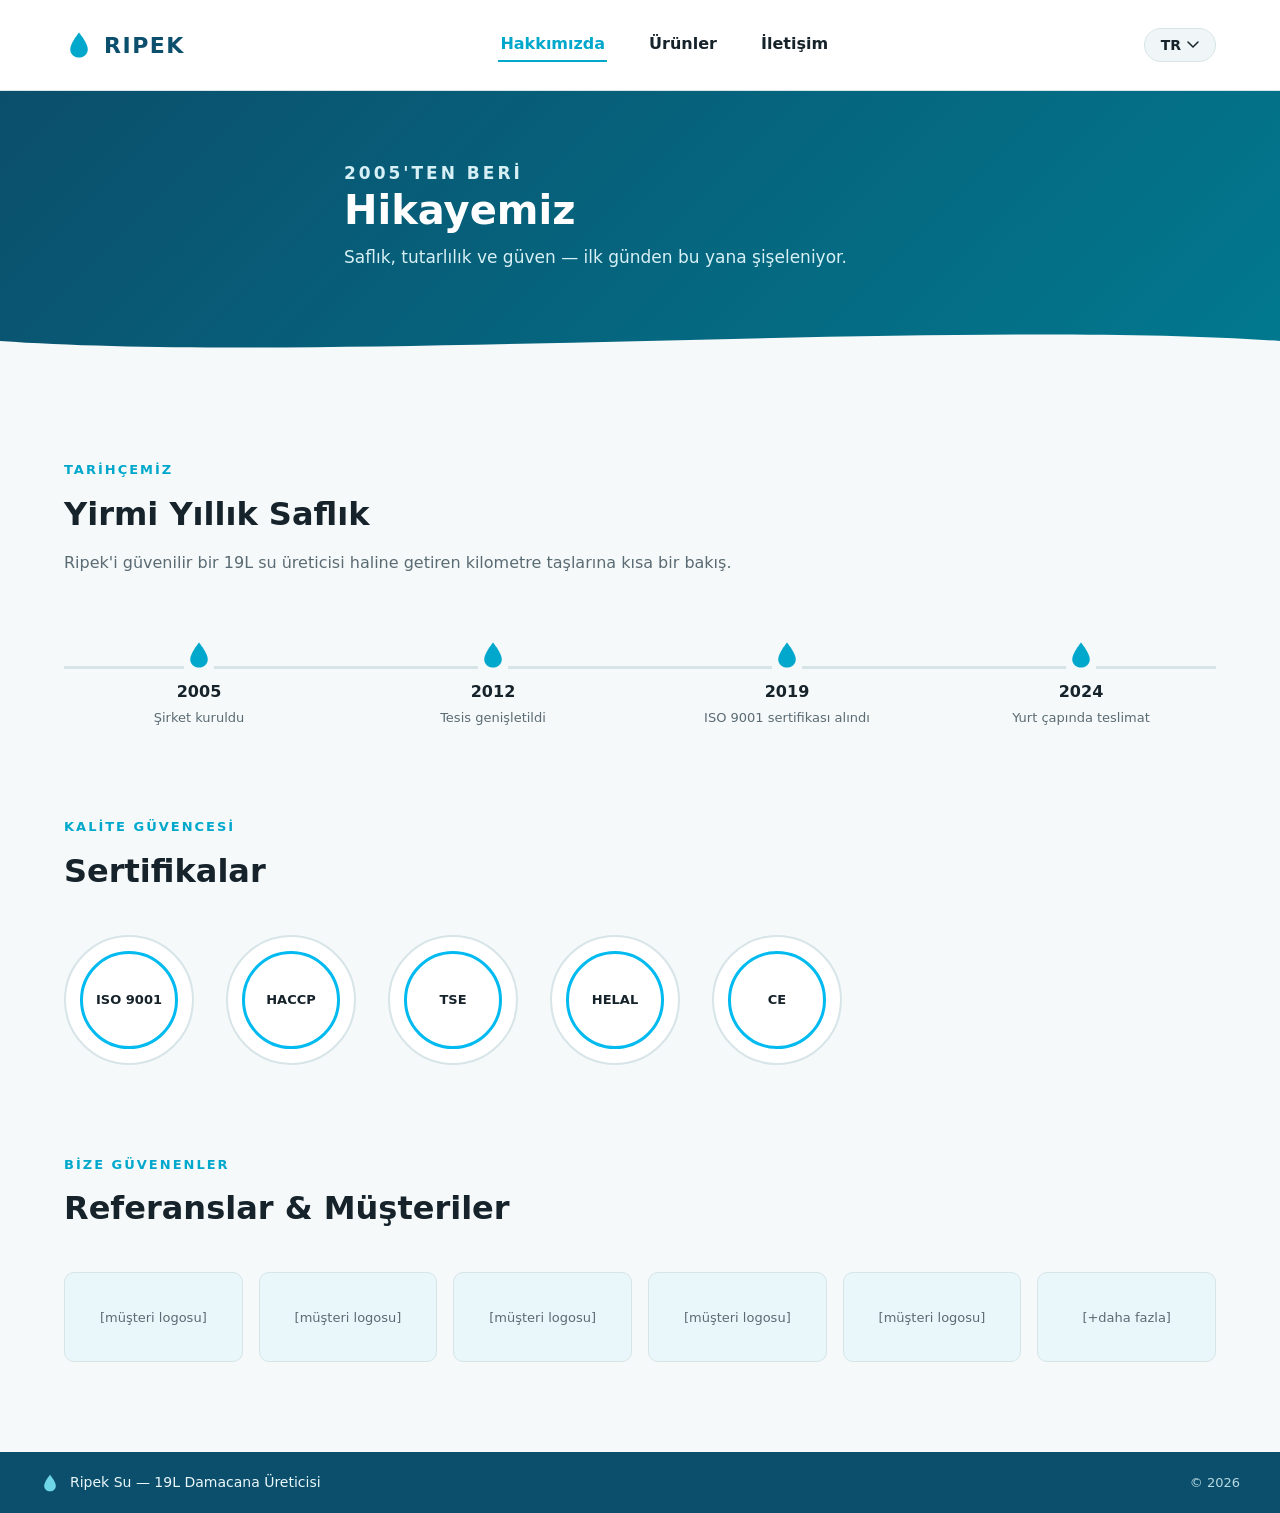
<file: Ripek/about.html>
<!DOCTYPE html>
<html lang="tr" data-title-key="meta.titleAbout">
<head>
<meta charset="UTF-8">
<meta name="viewport" content="width=device-width, initial-scale=1.0">
<title>Ripek Su | Hakkımızda</title>
<link rel="icon" href="data:image/svg+xml,%3Csvg xmlns='http://www.w3.org/2000/svg' viewBox='0 0 24 24'%3E%3Cpath fill='%2301A8CC' d='M12 2C12 2 5 10.5 5 15.5C5 19.09 8.13 22 12 22C15.87 22 19 19.09 19 15.5C19 10.5 12 2 12 2Z'/%3E%3C/svg%3E">
<link rel="stylesheet" href="css/style.css">
</head>
<body>

<!-- ================= TOP BAR ================= -->
<header class="topbar">
  <div class="container topbar-inner">
    <a href="index.html" class="logo">
      <svg class="logo-icon" viewBox="0 0 24 24" fill="none" xmlns="http://www.w3.org/2000/svg" aria-hidden="true">
        <path d="M12 2C12 2 5 10.5 5 15.5C5 19.09 8.13 22 12 22C15.87 22 19 19.09 19 15.5C19 10.5 12 2 12 2Z" fill="currentColor"/>
      </svg>
      <span class="logo-text">RIPEK</span>
    </a>

    <nav class="nav" id="mainNav">
      <a href="about.html" class="nav-link" data-i18n="nav.about">About Us</a>
      <a href="products.html" class="nav-link" data-i18n="nav.products">Products</a>
      <a href="contacts.html" class="nav-link" data-i18n="nav.contacts">Contacts</a>
    </nav>

    <div class="topbar-actions">
      <div class="lang-selector">
        <button class="lang-btn" id="langBtn" type="button" aria-haspopup="listbox" aria-expanded="false">
          <span id="langBtnLabel">TR</span>
          <svg viewBox="0 0 12 8" fill="none" aria-hidden="true"><path d="M1 1L6 6L11 1" stroke="currentColor" stroke-width="1.5" stroke-linecap="round" stroke-linejoin="round"/></svg>
        </button>
        <ul class="lang-dropdown" id="langDropdown" role="listbox">
          <li role="option" data-lang="tr" data-i18n="lang.tr">Türkçe</li>
          <li role="option" data-lang="en" data-i18n="lang.en">İngilizce</li>
        </ul>
      </div>
      <button class="nav-toggle" id="navToggle" type="button" aria-label="Menu" aria-expanded="false" aria-controls="mainNav">
        <svg viewBox="0 0 24 24" fill="none" aria-hidden="true"><path d="M3 6H21M3 12H21M3 18H21" stroke="currentColor" stroke-width="2" stroke-linecap="round"/></svg>
      </button>
    </div>
  </div>
</header>

<!-- ================= HERO ================= -->
<section class="hero hero-simple">
  <div class="container hero-text">
    <p class="hero-eyebrow" data-i18n="about.hero.eyebrow">2005'TEN BERİ</p>
    <h1 data-i18n="about.hero.title">Hikayemiz</h1>
    <p data-i18n="about.hero.subtitle">Saflık, tutarlılık ve güven — ilk günden bu yana şişeleniyor.</p>
  </div>
  <svg class="hero-wave" viewBox="0 0 1440 80" preserveAspectRatio="none" aria-hidden="true">
    <path d="M0,40 C360,70 1080,10 1440,40 L1440,80 L0,80 Z" fill="#F5F9FA"></path>
  </svg>
</section>

<!-- ================= HISTORY / TIMELINE ================= -->
<section class="section" id="history">
  <div class="container">
    <div class="section-head">
      <span class="eyebrow" data-i18n="about.history.eyebrow">TARİHÇEMİZ</span>
      <h2 data-i18n="about.history.title">Yirmi Yıllık Saflık</h2>
      <p data-i18n="about.history.text">Ripek'i güvenilir bir 19L su üreticisi haline getiren kilometre taşlarına kısa bir bakış.</p>
    </div>

    <div class="timeline">
      <div class="timeline-item">
        <svg class="timeline-icon" viewBox="0 0 24 24" fill="none" aria-hidden="true"><path d="M12 2C12 2 5 10.5 5 15.5C5 19.09 8.13 22 12 22C15.87 22 19 19.09 19 15.5C19 10.5 12 2 12 2Z" fill="currentColor"/></svg>
        <div class="timeline-year" data-i18n="about.history.item1.year">2005</div>
        <div class="timeline-label" data-i18n="about.history.item1.label">Şirket kuruldu</div>
      </div>
      <div class="timeline-item">
        <svg class="timeline-icon" viewBox="0 0 24 24" fill="none" aria-hidden="true"><path d="M12 2C12 2 5 10.5 5 15.5C5 19.09 8.13 22 12 22C15.87 22 19 19.09 19 15.5C19 10.5 12 2 12 2Z" fill="currentColor"/></svg>
        <div class="timeline-year" data-i18n="about.history.item2.year">2012</div>
        <div class="timeline-label" data-i18n="about.history.item2.label">Tesis genişletildi</div>
      </div>
      <div class="timeline-item">
        <svg class="timeline-icon" viewBox="0 0 24 24" fill="none" aria-hidden="true"><path d="M12 2C12 2 5 10.5 5 15.5C5 19.09 8.13 22 12 22C15.87 22 19 19.09 19 15.5C19 10.5 12 2 12 2Z" fill="currentColor"/></svg>
        <div class="timeline-year" data-i18n="about.history.item3.year">2019</div>
        <div class="timeline-label" data-i18n="about.history.item3.label">ISO 9001 sertifikası alındı</div>
      </div>
      <div class="timeline-item">
        <svg class="timeline-icon" viewBox="0 0 24 24" fill="none" aria-hidden="true"><path d="M12 2C12 2 5 10.5 5 15.5C5 19.09 8.13 22 12 22C15.87 22 19 19.09 19 15.5C19 10.5 12 2 12 2Z" fill="currentColor"/></svg>
        <div class="timeline-year" data-i18n="about.history.item4.year">2024</div>
        <div class="timeline-label" data-i18n="about.history.item4.label">Yurt çapında teslimat</div>
      </div>
    </div>
  </div>
</section>

<!-- ================= CERTIFICATES ================= -->
<section class="section" id="certificates">
  <div class="container">
    <div class="section-head" style="margin-bottom: 40px;">
      <span class="eyebrow" data-i18n="about.certificates.eyebrow">KALİTE GÜVENCESİ</span>
      <h2 data-i18n="about.certificates.title">Sertifikalar</h2>
    </div>

    <div class="cert-grid">
      <a href="#" class="cert-badge"><span data-i18n="about.certificates.item1">ISO 9001</span></a>
      <a href="#" class="cert-badge"><span data-i18n="about.certificates.item2">HACCP</span></a>
      <a href="#" class="cert-badge"><span data-i18n="about.certificates.item3">TSE</span></a>
      <a href="#" class="cert-badge"><span data-i18n="about.certificates.item4">HELAL</span></a>
      <a href="#" class="cert-badge"><span data-i18n="about.certificates.item5">CE</span></a>
    </div>
  </div>
</section>

<!-- ================= REFERENCES ================= -->
<section class="section" id="references">
  <div class="container">
    <div class="section-head" style="margin-bottom: 40px;">
      <span class="eyebrow" data-i18n="about.references.eyebrow">BİZE GÜVENENLER</span>
      <h2 data-i18n="about.references.title">Referanslar & Müşteriler</h2>
    </div>

    <div class="reference-grid">
      <div class="reference-logo"><span data-i18n="placeholder.clientLogo">[müşteri logosu]</span></div>
      <div class="reference-logo"><span data-i18n="placeholder.clientLogo">[müşteri logosu]</span></div>
      <div class="reference-logo"><span data-i18n="placeholder.clientLogo">[müşteri logosu]</span></div>
      <div class="reference-logo"><span data-i18n="placeholder.clientLogo">[müşteri logosu]</span></div>
      <div class="reference-logo"><span data-i18n="placeholder.clientLogo">[müşteri logosu]</span></div>
      <div class="reference-logo"><span data-i18n="placeholder.moreLogos">[+daha fazla]</span></div>
    </div>
  </div>
</section>

<!-- ================= FOOTER ================= -->
<footer class="site-footer">
  <div class="container footer-inner">
    <div class="footer-brand">
      <svg viewBox="0 0 24 24" fill="none" aria-hidden="true"><path d="M12 2C12 2 5 10.5 5 15.5C5 19.09 8.13 22 12 22C15.87 22 19 19.09 19 15.5C19 10.5 12 2 12 2Z" fill="currentColor"/></svg>
      <span data-i18n="footer.brand">Ripek Su — 19L Damacana Üreticisi</span>
    </div>
    <span class="footer-copy">© 2026</span>
  </div>
</footer>

<script src="js/translations.js"></script>
<script src="js/i18n.js"></script>
<script src="js/main.js"></script>
</body>
</html>
</file>
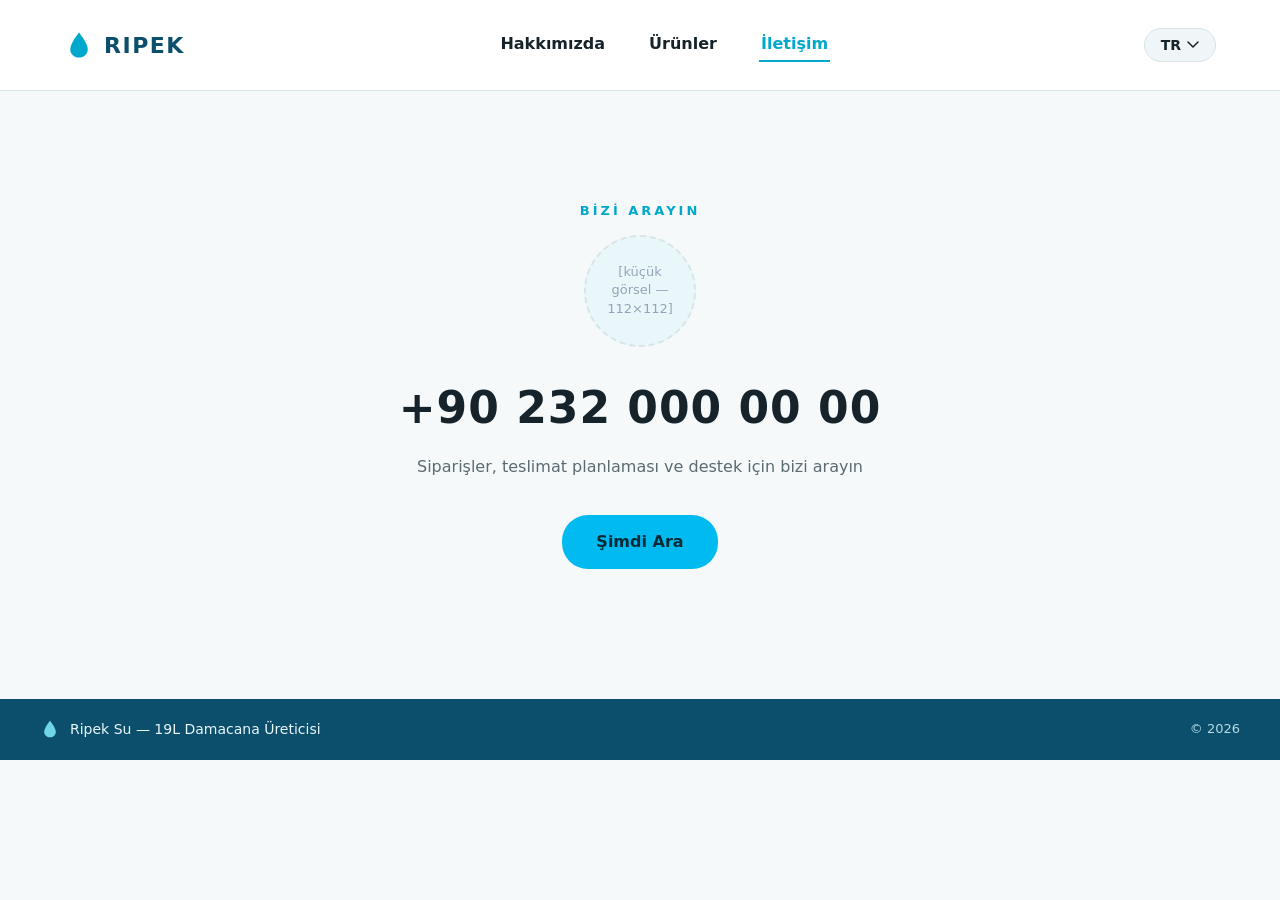
<file: Ripek/contacts.html>
<!DOCTYPE html>
<html lang="tr" data-title-key="meta.titleContacts">
<head>
<meta charset="UTF-8">
<meta name="viewport" content="width=device-width, initial-scale=1.0">
<title>Ripek Su | İletişim</title>
<link rel="icon" href="data:image/svg+xml,%3Csvg xmlns='http://www.w3.org/2000/svg' viewBox='0 0 24 24'%3E%3Cpath fill='%2301A8CC' d='M12 2C12 2 5 10.5 5 15.5C5 19.09 8.13 22 12 22C15.87 22 19 19.09 19 15.5C19 10.5 12 2 12 2Z'/%3E%3C/svg%3E">
<link rel="stylesheet" href="css/style.css">
</head>
<body>

<!-- ================= TOP BAR ================= -->
<header class="topbar">
  <div class="container topbar-inner">
    <a href="index.html" class="logo">
      <svg class="logo-icon" viewBox="0 0 24 24" fill="none" xmlns="http://www.w3.org/2000/svg" aria-hidden="true">
        <path d="M12 2C12 2 5 10.5 5 15.5C5 19.09 8.13 22 12 22C15.87 22 19 19.09 19 15.5C19 10.5 12 2 12 2Z" fill="currentColor"/>
      </svg>
      <span class="logo-text">RIPEK</span>
    </a>

    <nav class="nav" id="mainNav">
      <a href="about.html" class="nav-link" data-i18n="nav.about">About Us</a>
      <a href="products.html" class="nav-link" data-i18n="nav.products">Products</a>
      <a href="contacts.html" class="nav-link" data-i18n="nav.contacts">Contacts</a>
    </nav>

    <div class="topbar-actions">
      <div class="lang-selector">
        <button class="lang-btn" id="langBtn" type="button" aria-haspopup="listbox" aria-expanded="false">
          <span id="langBtnLabel">TR</span>
          <svg viewBox="0 0 12 8" fill="none" aria-hidden="true"><path d="M1 1L6 6L11 1" stroke="currentColor" stroke-width="1.5" stroke-linecap="round" stroke-linejoin="round"/></svg>
        </button>
        <ul class="lang-dropdown" id="langDropdown" role="listbox">
          <li role="option" data-lang="tr" data-i18n="lang.tr">Türkçe</li>
          <li role="option" data-lang="en" data-i18n="lang.en">İngilizce</li>
        </ul>
      </div>
      <button class="nav-toggle" id="navToggle" type="button" aria-label="Menu" aria-expanded="false" aria-controls="mainNav">
        <svg viewBox="0 0 24 24" fill="none" aria-hidden="true"><path d="M3 6H21M3 12H21M3 18H21" stroke="currentColor" stroke-width="2" stroke-linecap="round"/></svg>
      </button>
    </div>
  </div>
</header>

<!-- ================= CONTACT CONTENT (minimal: phone + small image only) ================= -->
<section class="contact-page">
  <div class="container">
    <p class="hero-eyebrow" data-i18n="contacts.eyebrow">BİZİ ARAYIN</p>

    <div class="contact-image">
      <div class="image-placeholder image-placeholder--round-sm">
        <span data-i18n="placeholder.contactSmallImage">[küçük görsel — 112×112]</span>
      </div>
    </div>

    <p class="contact-phone" data-i18n="contacts.phone">+90 232 000 00 00</p>
    <p class="contact-text" data-i18n="contacts.text">Siparişler, teslimat planlaması ve destek için bizi arayın</p>

    <a href="tel:+902320000000" class="btn btn-cta" data-i18n-tel data-i18n="contacts.cta">Şimdi Ara</a>
  </div>
</section>

<!-- ================= FOOTER ================= -->
<footer class="site-footer">
  <div class="container footer-inner">
    <div class="footer-brand">
      <svg viewBox="0 0 24 24" fill="none" aria-hidden="true"><path d="M12 2C12 2 5 10.5 5 15.5C5 19.09 8.13 22 12 22C15.87 22 19 19.09 19 15.5C19 10.5 12 2 12 2Z" fill="currentColor"/></svg>
      <span data-i18n="footer.brand">Ripek Su — 19L Damacana Üreticisi</span>
    </div>
    <span class="footer-copy">© 2026</span>
  </div>
</footer>

<script src="js/translations.js"></script>
<script src="js/i18n.js"></script>
<script src="js/main.js"></script>
</body>
</html>
</file>
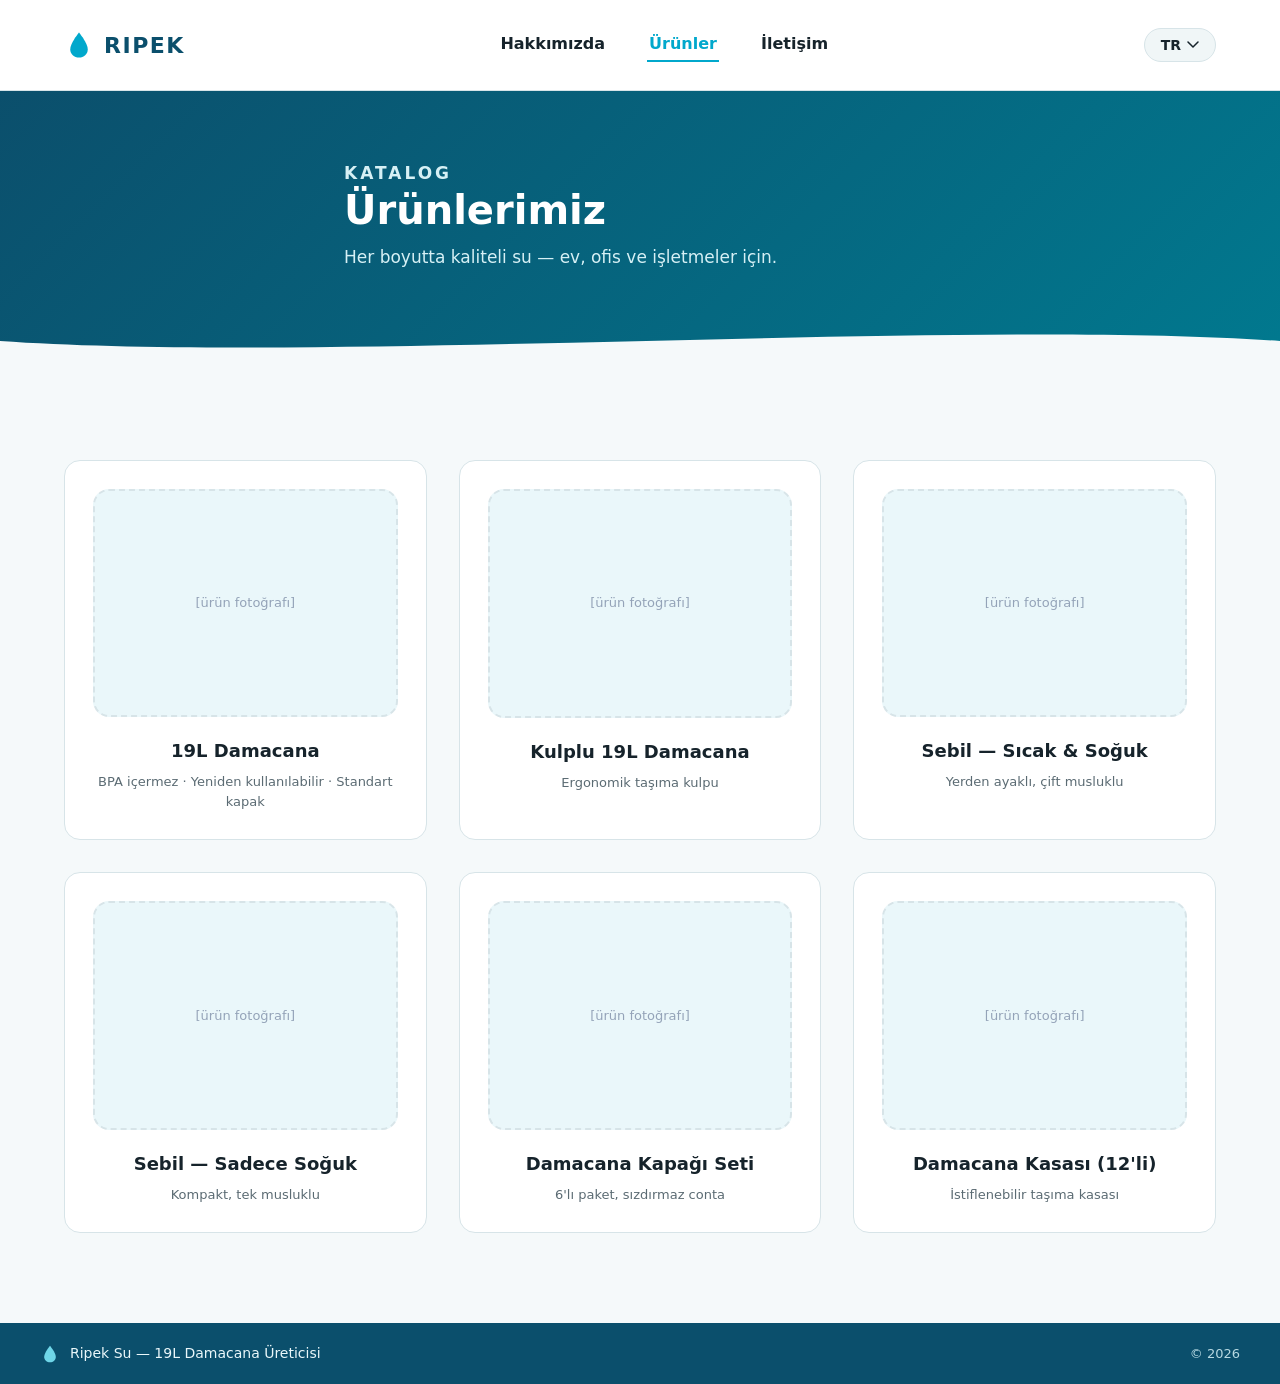
<file: Ripek/products.html>
<!DOCTYPE html>
<html lang="tr" data-title-key="meta.titleProducts">
<head>
<meta charset="UTF-8">
<meta name="viewport" content="width=device-width, initial-scale=1.0">
<title>Ripek Su | Ürünler</title>
<link rel="icon" href="data:image/svg+xml,%3Csvg xmlns='http://www.w3.org/2000/svg' viewBox='0 0 24 24'%3E%3Cpath fill='%2301A8CC' d='M12 2C12 2 5 10.5 5 15.5C5 19.09 8.13 22 12 22C15.87 22 19 19.09 19 15.5C19 10.5 12 2 12 2Z'/%3E%3C/svg%3E">
<link rel="stylesheet" href="css/style.css">
</head>
<body>

<!-- ================= TOP BAR ================= -->
<header class="topbar">
  <div class="container topbar-inner">
    <a href="index.html" class="logo">
      <svg class="logo-icon" viewBox="0 0 24 24" fill="none" xmlns="http://www.w3.org/2000/svg" aria-hidden="true">
        <path d="M12 2C12 2 5 10.5 5 15.5C5 19.09 8.13 22 12 22C15.87 22 19 19.09 19 15.5C19 10.5 12 2 12 2Z" fill="currentColor"/>
      </svg>
      <span class="logo-text">RIPEK</span>
    </a>

    <nav class="nav" id="mainNav">
      <a href="about.html" class="nav-link" data-i18n="nav.about">About Us</a>
      <a href="products.html" class="nav-link" data-i18n="nav.products">Products</a>
      <a href="contacts.html" class="nav-link" data-i18n="nav.contacts">Contacts</a>
    </nav>

    <div class="topbar-actions">
      <div class="lang-selector">
        <button class="lang-btn" id="langBtn" type="button" aria-haspopup="listbox" aria-expanded="false">
          <span id="langBtnLabel">TR</span>
          <svg viewBox="0 0 12 8" fill="none" aria-hidden="true"><path d="M1 1L6 6L11 1" stroke="currentColor" stroke-width="1.5" stroke-linecap="round" stroke-linejoin="round"/></svg>
        </button>
        <ul class="lang-dropdown" id="langDropdown" role="listbox">
          <li role="option" data-lang="tr" data-i18n="lang.tr">Türkçe</li>
          <li role="option" data-lang="en" data-i18n="lang.en">İngilizce</li>
        </ul>
      </div>
      <button class="nav-toggle" id="navToggle" type="button" aria-label="Menu" aria-expanded="false" aria-controls="mainNav">
        <svg viewBox="0 0 24 24" fill="none" aria-hidden="true"><path d="M3 6H21M3 12H21M3 18H21" stroke="currentColor" stroke-width="2" stroke-linecap="round"/></svg>
      </button>
    </div>
  </div>
</header>

<!-- ================= HERO ================= -->
<section class="hero hero-simple">
  <div class="container hero-text">
    <p class="hero-eyebrow" data-i18n="products.hero.eyebrow">KATALOG</p>
    <h1 data-i18n="products.hero.title">Ürünlerimiz</h1>
    <p data-i18n="products.hero.subtitle">Her boyutta kaliteli su — ev, ofis ve işletmeler için.</p>
  </div>
  <svg class="hero-wave" viewBox="0 0 1440 80" preserveAspectRatio="none" aria-hidden="true">
    <path d="M0,40 C360,70 1080,10 1440,40 L1440,80 L0,80 Z" fill="#F5F9FA"></path>
  </svg>
</section>

<!-- ================= PRODUCT GRID ================= -->
<section class="section">
  <div class="container">
    <div class="product-grid">

      <div class="product-card">
        <div class="image-placeholder image-placeholder--product">
          <span data-i18n="placeholder.productPhoto">[ürün fotoğrafı]</span>
        </div>
        <h3 data-i18n="products.item1.name">19L Damacana</h3>
        <p class="spec" data-i18n="products.item1.spec">BPA içermez · Yeniden kullanılabilir · Standart kapak</p>
      </div>

      <div class="product-card">
        <div class="image-placeholder image-placeholder--product">
          <span data-i18n="placeholder.productPhoto">[ürün fotoğrafı]</span>
        </div>
        <h3 data-i18n="products.item2.name">Kulplu 19L Damacana</h3>
        <p class="spec" data-i18n="products.item2.spec">Ergonomik taşıma kulpu</p>
      </div>

      <div class="product-card">
        <div class="image-placeholder image-placeholder--product">
          <span data-i18n="placeholder.productPhoto">[ürün fotoğrafı]</span>
        </div>
        <h3 data-i18n="products.item3.name">Sebil — Sıcak & Soğuk</h3>
        <p class="spec" data-i18n="products.item3.spec">Yerden ayaklı, çift musluklu</p>
      </div>

      <div class="product-card">
        <div class="image-placeholder image-placeholder--product">
          <span data-i18n="placeholder.productPhoto">[ürün fotoğrafı]</span>
        </div>
        <h3 data-i18n="products.item4.name">Sebil — Sadece Soğuk</h3>
        <p class="spec" data-i18n="products.item4.spec">Kompakt, tek musluklu</p>
      </div>

      <div class="product-card">
        <div class="image-placeholder image-placeholder--product">
          <span data-i18n="placeholder.productPhoto">[ürün fotoğrafı]</span>
        </div>
        <h3 data-i18n="products.item5.name">Damacana Kapağı Seti</h3>
        <p class="spec" data-i18n="products.item5.spec">6'lı paket, sızdırmaz conta</p>
      </div>

      <div class="product-card">
        <div class="image-placeholder image-placeholder--product">
          <span data-i18n="placeholder.productPhoto">[ürün fotoğrafı]</span>
        </div>
        <h3 data-i18n="products.item6.name">Damacana Kasası (12'li)</h3>
        <p class="spec" data-i18n="products.item6.spec">İstiflenebilir taşıma kasası</p>
      </div>

    </div>
  </div>
</section>

<!-- ================= FOOTER ================= -->
<footer class="site-footer">
  <div class="container footer-inner">
    <div class="footer-brand">
      <svg viewBox="0 0 24 24" fill="none" aria-hidden="true"><path d="M12 2C12 2 5 10.5 5 15.5C5 19.09 8.13 22 12 22C15.87 22 19 19.09 19 15.5C19 10.5 12 2 12 2Z" fill="currentColor"/></svg>
      <span data-i18n="footer.brand">Ripek Su — 19L Damacana Üreticisi</span>
    </div>
    <span class="footer-copy">© 2026</span>
  </div>
</footer>

<script src="js/translations.js"></script>
<script src="js/i18n.js"></script>
<script src="js/main.js"></script>
</body>
</html>
</file>
<file: Ripek/css/style.css>
/* =========================================================
   Ripek — 19L Water Bottle Producer
   Global stylesheet
   ========================================================= */

:root {
  --primary-dark: #0B4F6C;
  --primary: #01798F;
  --accent: #01A8CC;
  --accent-bright: #01BAEF;
  --accent-light: #6FD6E8;
  --bg: #F5F9FA;
  --bg-soft: #F0F6F7;
  --icon-bg: #EAF7FA;
  --border: #D7E4E8;
  --text-dark: #16232B;
  --text-muted: #5B6B73;
  --text-faint: #94A3B8;
  --white: #FFFFFF;
  --hero-text-soft: #D6F0F5;
  --footer-text: #EAF7FA;
  --footer-text-muted: #B7D9E2;

  --container-width: 1200px;
  --radius-sm: 10px;
  --radius-md: 16px;
  --radius-lg: 18px;
  --shadow-card: 0 8px 24px rgba(11, 79, 108, 0.08);
}

* { box-sizing: border-box; }

html { scroll-behavior: smooth; }

body {
  margin: 0;
  font-family: 'Segoe UI', system-ui, Arial, sans-serif;
  background: var(--bg);
  color: var(--text-dark);
  line-height: 1.5;
  -webkit-font-smoothing: antialiased;
}

img, svg { display: block; max-width: 100%; }

a { color: inherit; }

h1, h2, h3, p { margin: 0; }

ul { margin: 0; padding: 0; list-style: none; }

button { font-family: inherit; }

.container {
  max-width: var(--container-width);
  margin: 0 auto;
  padding: 0 24px;
}

.visually-hidden {
  position: absolute;
  width: 1px; height: 1px;
  overflow: hidden;
  clip: rect(0 0 0 0);
  white-space: nowrap;
}

/* =========================================================
   TOP BAR
   ========================================================= */

.topbar {
  background: var(--white);
  border-bottom: 1px solid var(--border);
  position: sticky;
  top: 0;
  z-index: 200;
}

.topbar-inner {
  display: flex;
  align-items: center;
  justify-content: space-between;
  height: 90px;
  gap: 24px;
}

.logo {
  display: flex;
  align-items: center;
  gap: 10px;
  text-decoration: none;
  flex-shrink: 0;
}

.logo-icon {
  width: 30px;
  height: 30px;
  color: var(--accent);
}

.logo-text {
  font-size: 1.375rem;
  font-weight: 700;
  color: var(--primary-dark);
  letter-spacing: 1.5px;
}

.nav {
  display: flex;
  align-items: center;
  gap: 40px;
}

.nav-link {
  font-size: 1rem;
  font-weight: 600;
  color: var(--text-dark);
  text-decoration: none;
  padding: 4px 2px;
  border-bottom: 2px solid transparent;
  transition: color 0.2s ease, border-color 0.2s ease;
}

.nav-link:hover,
.nav-link.active {
  color: var(--accent);
  border-color: var(--accent);
}

.topbar-actions {
  display: flex;
  align-items: center;
  gap: 16px;
  flex-shrink: 0;
}

.lang-selector { position: relative; }

.lang-btn {
  display: flex;
  align-items: center;
  gap: 6px;
  background: var(--bg-soft);
  border: 1px solid var(--border);
  border-radius: 17px;
  padding: 8px 16px;
  font-size: 0.875rem;
  font-weight: 600;
  color: var(--text-dark);
  cursor: pointer;
}

.lang-btn svg { width: 12px; height: 12px; }

.lang-dropdown {
  position: absolute;
  right: 0;
  top: calc(100% + 8px);
  background: var(--white);
  border: 1px solid var(--border);
  border-radius: var(--radius-sm);
  box-shadow: var(--shadow-card);
  min-width: 150px;
  padding: 6px;
  display: none;
  z-index: 300;
}

.lang-dropdown.open { display: block; }

.lang-dropdown li {
  padding: 9px 12px;
  border-radius: 6px;
  font-size: 0.9rem;
  cursor: pointer;
  color: var(--text-dark);
}

.lang-dropdown li:hover,
.lang-dropdown li.selected {
  background: var(--bg-soft);
  color: var(--accent);
}

.nav-toggle {
  display: none;
  background: none;
  border: none;
  cursor: pointer;
  padding: 6px;
  color: var(--primary-dark);
}

.nav-toggle svg { width: 26px; height: 26px; }

/* =========================================================
   HERO (shared)
   ========================================================= */

.hero {
  position: relative;
  background: linear-gradient(135deg, var(--primary-dark), var(--primary));
  color: var(--white);
  overflow: hidden;
}

.hero-wave {
  position: absolute;
  bottom: -1px;
  left: 0;
  width: 100%;
  height: 60px;
}

.hero-eyebrow {
  font-size: 0.8125rem;
  font-weight: 700;
  letter-spacing: 3px;
  color: var(--accent-light);
  text-transform: uppercase;
  margin: 0 0 14px;
}

/* Big home hero */
.hero-home { padding: 90px 0 150px; }

.hero-inner {
  display: flex;
  align-items: center;
  justify-content: space-between;
  gap: 48px;
}

.hero-text { max-width: 560px; }

.hero-text h1 {
  font-size: 2.75rem;
  font-weight: 800;
  line-height: 1.15;
  margin: 0 0 20px;
}

.hero-text p {
  font-size: 1.125rem;
  color: var(--hero-text-soft);
  margin: 0 0 32px;
}

.hero-media { flex-shrink: 0; }

/* Simple sub-page hero */
.hero-simple { padding: 70px 0 100px; }

.hero-simple .hero-text { max-width: 640px; }

.hero-simple h1 {
  font-size: 2.5rem;
  font-weight: 800;
  margin: 0 0 12px;
}

.hero-simple p {
  font-size: 1.0625rem;
  color: var(--hero-text-soft);
  margin: 0;
}

/* =========================================================
   BUTTONS / LINKS
   ========================================================= */

.btn {
  display: inline-flex;
  align-items: center;
  justify-content: center;
  padding: 15px 34px;
  border-radius: 26px;
  font-weight: 700;
  font-size: 1rem;
  text-decoration: none;
  cursor: pointer;
  border: none;
  transition: transform 0.15s ease, box-shadow 0.15s ease;
}

.btn-cta {
  background: var(--accent-bright);
  color: #062A36;
}

.btn-cta:hover {
  transform: translateY(-2px);
  box-shadow: 0 10px 24px rgba(1, 186, 239, 0.35);
}

.link-arrow {
  display: inline-flex;
  align-items: center;
  gap: 8px;
  font-weight: 700;
  font-size: 1rem;
  color: var(--primary-dark);
  text-decoration: none;
  border-bottom: 1.5px solid var(--primary-dark);
  padding-bottom: 3px;
  transition: color 0.2s ease, border-color 0.2s ease;
}

.link-arrow:hover {
  color: var(--accent);
  border-color: var(--accent);
}

.link-arrow svg { width: 16px; height: 16px; }

/* =========================================================
   IMAGE PLACEHOLDERS (no images generated — drop real photos in later)
   ========================================================= */

.image-placeholder {
  display: flex;
  align-items: center;
  justify-content: center;
  text-align: center;
  background: var(--icon-bg);
  border: 2px dashed var(--border);
  border-radius: var(--radius-md);
  color: var(--text-faint);
  font-size: 0.8125rem;
  padding: 16px;
  line-height: 1.4;
}

.image-placeholder--hero {
  width: 340px;
  max-width: 100%;
  aspect-ratio: 3 / 4;
}

.image-placeholder--round {
  width: 140px;
  height: 140px;
  border-radius: 50%;
  margin: 0 auto;
}

.image-placeholder--round-sm {
  width: 112px;
  height: 112px;
  border-radius: 50%;
  margin: 0 auto;
}

.image-placeholder--product {
  width: 100%;
  aspect-ratio: 4 / 3;
  margin-bottom: 20px;
}

.image-placeholder--logo {
  width: 100%;
  height: 90px;
}

/* =========================================================
   HOME — PREVIEW CARDS
   ========================================================= */

.preview-section {
  padding: 100px 0;
  display: flex;
  flex-direction: column;
  gap: 64px;
}

.preview-card {
  display: flex;
  align-items: center;
  gap: 60px;
  background: var(--white);
  border: 1px solid var(--border);
  border-radius: var(--radius-lg);
  padding: 48px;
}

.preview-card.reverse { flex-direction: row-reverse; }

.preview-media {
  flex: 0 0 220px;
  text-align: center;
}

.preview-content { flex: 1; }

.eyebrow {
  display: block;
  font-size: 0.8125rem;
  font-weight: 700;
  letter-spacing: 2px;
  color: var(--accent);
  text-transform: uppercase;
  margin: 0 0 10px;
}

.preview-content h2 {
  font-size: 2rem;
  font-weight: 800;
  color: var(--text-dark);
  margin: 0 0 16px;
}

.preview-content p {
  font-size: 1rem;
  color: var(--text-muted);
  margin: 0 0 22px;
  line-height: 1.65;
}

/* =========================================================
   GENERIC SECTION
   ========================================================= */

.section { padding: 90px 0; }
.section + .section { padding-top: 0; }

.section-head {
  margin-bottom: 56px;
  max-width: 680px;
}

.section-head h2 {
  font-size: 2rem;
  font-weight: 800;
  color: var(--text-dark);
  margin: 8px 0 12px;
}

.section-head p {
  color: var(--text-muted);
  font-size: 1rem;
  line-height: 1.65;
}

/* =========================================================
   ABOUT — TIMELINE
   ========================================================= */

.timeline {
  position: relative;
  display: flex;
  justify-content: space-between;
  gap: 24px;
  padding-top: 8px;
}

.timeline::before {
  content: "";
  position: absolute;
  top: 34px;
  left: 0;
  right: 0;
  height: 3px;
  background: var(--border);
}

.timeline-item {
  position: relative;
  flex: 1;
  text-align: center;
  z-index: 1;
}

.timeline-icon {
  width: 30px;
  height: 30px;
  margin: 0 auto 10px;
  color: var(--accent);
  background: var(--bg);
}

.timeline-year {
  font-weight: 700;
  color: var(--text-dark);
  font-size: 1rem;
}

.timeline-label {
  font-size: 0.8125rem;
  color: var(--text-muted);
  margin-top: 4px;
}

/* =========================================================
   ABOUT — CERTIFICATES
   ========================================================= */

.cert-grid {
  display: flex;
  flex-wrap: wrap;
  gap: 32px;
}

.cert-badge {
  display: flex;
  flex-direction: column;
  align-items: center;
  justify-content: center;
  width: 130px;
  height: 130px;
  border-radius: 50%;
  background: var(--white);
  border: 2px solid var(--border);
  position: relative;
  text-align: center;
  text-decoration: none;
  color: var(--text-dark);
  font-weight: 700;
  font-size: 0.8125rem;
  transition: border-color 0.2s ease, transform 0.2s ease;
}

.cert-badge::before {
  content: "";
  position: absolute;
  inset: 14px;
  border-radius: 50%;
  border: 3px solid var(--accent-bright);
}

.cert-badge span { position: relative; }

.cert-badge:hover {
  transform: translateY(-3px);
  border-color: var(--accent);
}

/* =========================================================
   ABOUT — REFERENCES
   ========================================================= */

.reference-grid {
  display: grid;
  grid-template-columns: repeat(6, 1fr);
  gap: 16px;
}

.reference-logo {
  background: var(--icon-bg);
  border: 1px solid var(--border);
  border-radius: var(--radius-sm);
  height: 90px;
  display: flex;
  align-items: center;
  justify-content: center;
  color: var(--text-muted);
  font-size: 0.8125rem;
  text-align: center;
  padding: 8px;
}

/* =========================================================
   PRODUCTS — GRID
   ========================================================= */

.product-grid {
  display: grid;
  grid-template-columns: repeat(3, 1fr);
  gap: 32px;
}

.product-card {
  background: var(--white);
  border: 1px solid var(--border);
  border-radius: var(--radius-md);
  padding: 28px;
  text-align: center;
}

.product-card h3 {
  font-size: 1.125rem;
  font-weight: 700;
  color: var(--text-dark);
  margin: 0 0 8px;
}

.product-card .spec {
  font-size: 0.8125rem;
  color: var(--text-muted);
  margin: 0;
}

/* =========================================================
   CONTACTS PAGE
   ========================================================= */

.contact-page {
  padding: 110px 0 130px;
  text-align: center;
}

.contact-page .hero-eyebrow { color: var(--accent); }

.contact-image { margin-bottom: 28px; }

.contact-phone {
  font-size: 2.75rem;
  font-weight: 800;
  color: var(--text-dark);
  margin: 0 0 14px;
  letter-spacing: 1px;
}

.contact-text {
  font-size: 1rem;
  color: var(--text-muted);
  margin: 0 0 36px;
}

/* =========================================================
   FOOTER
   ========================================================= */

.site-footer {
  background: var(--primary-dark);
  color: var(--footer-text);
}

.footer-inner {
  display: flex;
  align-items: center;
  justify-content: space-between;
  padding: 20px 0;
  gap: 16px;
  flex-wrap: wrap;
}

.footer-brand {
  display: flex;
  align-items: center;
  gap: 10px;
  font-size: 0.875rem;
}

.footer-brand svg {
  width: 20px;
  height: 20px;
  color: var(--accent-light);
}

.footer-copy {
  font-size: 0.8125rem;
  color: var(--footer-text-muted);
}

/* =========================================================
   RESPONSIVE
   ========================================================= */

@media (max-width: 960px) {
  .nav {
    position: absolute;
    top: 90px;
    left: 0;
    right: 0;
    background: var(--white);
    border-bottom: 1px solid var(--border);
    flex-direction: column;
    align-items: flex-start;
    gap: 0;
    padding: 8px 24px 16px;
    display: none;
  }

  .nav.open { display: flex; }

  .nav-link { width: 100%; padding: 12px 0; }

  .nav-toggle { display: inline-flex; }

  .hero-inner { flex-direction: column; text-align: center; }
  .hero-text { max-width: 100%; }
  .hero-text p { margin-left: auto; margin-right: auto; }

  .preview-card,
  .preview-card.reverse {
    flex-direction: column;
    text-align: center;
    padding: 32px;
  }

  .timeline {
    flex-direction: column;
    gap: 32px;
    align-items: flex-start;
  }

  .timeline::before {
    top: 0;
    bottom: 0;
    left: 15px;
    width: 3px;
    height: auto;
    right: auto;
  }

  .timeline-item {
    display: flex;
    align-items: center;
    gap: 16px;
    text-align: left;
  }

  .timeline-icon { margin: 0; }

  .reference-grid { grid-template-columns: repeat(3, 1fr); }

  .product-grid { grid-template-columns: repeat(2, 1fr); }
}

@media (max-width: 640px) {
  .hero-text h1 { font-size: 2.1rem; }
  .hero-simple h1 { font-size: 2rem; }
  .contact-phone { font-size: 2rem; }

  .reference-grid { grid-template-columns: repeat(2, 1fr); }
  .product-grid { grid-template-columns: 1fr; }

  .footer-inner { flex-direction: column; text-align: center; }
}

@media (prefers-reduced-motion: reduce) {
  html { scroll-behavior: auto; }
  * { transition: none !important; }
}
</file>
<file: css/style.css>
/* =========================================================
   Ripek — 19L Water Bottle Producer
   Global stylesheet
   ========================================================= */

:root {
  --primary-dark: #0B4F6C;
  --primary: #01798F;
  --accent: #01A8CC;
  --accent-bright: #01BAEF;
  --accent-light: #6FD6E8;
  --bg: #F5F9FA;
  --bg-soft: #F0F6F7;
  --icon-bg: #EAF7FA;
  --border: #D7E4E8;
  --text-dark: #16232B;
  --text-muted: #5B6B73;
  --text-faint: #94A3B8;
  --white: #FFFFFF;
  --hero-text-soft: #D6F0F5;
  --footer-text: #EAF7FA;
  --footer-text-muted: #B7D9E2;

  --container-width: 1200px;
  --radius-sm: 10px;
  --radius-md: 16px;
  --radius-lg: 18px;
  --shadow-card: 0 8px 24px rgba(11, 79, 108, 0.08);
}

* { box-sizing: border-box; }

html { scroll-behavior: smooth; }

body {
  margin: 0;
  font-family: 'Segoe UI', system-ui, Arial, sans-serif;
  background: var(--bg);
  color: var(--text-dark);
  line-height: 1.5;
  -webkit-font-smoothing: antialiased;
}

img, svg { display: block; max-width: 100%; }

a { color: inherit; }

h1, h2, h3, p { margin: 0; }

ul { margin: 0; padding: 0; list-style: none; }

button { font-family: inherit; }

.container {
  max-width: var(--container-width);
  margin: 0 auto;
  padding: 0 24px;
}

.visually-hidden {
  position: absolute;
  width: 1px; height: 1px;
  overflow: hidden;
  clip: rect(0 0 0 0);
  white-space: nowrap;
}

/* =========================================================
   TOP BAR
   ========================================================= */

.topbar {
  background: var(--white);
  border-bottom: 1px solid var(--border);
  position: sticky;
  top: 0;
  z-index: 200;
}

.topbar-inner {
  display: flex;
  align-items: center;
  justify-content: flex-start;
  height: 90px;
  gap: 48px;
}

.logo {
  display: flex;
  align-items: center;
  text-decoration: none;
  flex-shrink: 0;
}

.logo-img {
  height: 52px;
  width: auto;
}

.nav {
  display: flex;
  align-items: center;
  gap: 40px;
}

.nav-link {
  font-size: 1rem;
  font-weight: 600;
  color: var(--text-dark);
  text-decoration: none;
  padding: 4px 2px;
  border-bottom: 2px solid transparent;
  transition: color 0.2s ease, border-color 0.2s ease;
}

.nav-link:hover,
.nav-link.active {
  color: var(--accent);
  border-color: var(--accent);
}

.topbar-actions {
  display: flex;
  align-items: center;
  gap: 16px;
  flex-shrink: 0;
  margin-left: auto;
}

.lang-selector { position: relative; }

.lang-btn {
  display: flex;
  align-items: center;
  gap: 6px;
  background: var(--bg-soft);
  border: 1px solid var(--border);
  border-radius: 17px;
  padding: 8px 16px;
  font-size: 0.875rem;
  font-weight: 600;
  color: var(--text-dark);
  cursor: pointer;
}

.lang-btn svg { width: 12px; height: 12px; }

.lang-dropdown {
  position: absolute;
  right: 0;
  top: calc(100% + 8px);
  background: var(--white);
  border: 1px solid var(--border);
  border-radius: var(--radius-sm);
  box-shadow: var(--shadow-card);
  min-width: 150px;
  padding: 6px;
  display: none;
  z-index: 300;
}

.lang-dropdown.open { display: block; }

.lang-dropdown li {
  padding: 9px 12px;
  border-radius: 6px;
  font-size: 0.9rem;
  cursor: pointer;
  color: var(--text-dark);
}

.lang-dropdown li:hover,
.lang-dropdown li.selected {
  background: var(--bg-soft);
  color: var(--accent);
}

.nav-toggle {
  display: none;
  background: none;
  border: none;
  cursor: pointer;
  padding: 6px;
  color: var(--primary-dark);
}

.nav-toggle svg { width: 26px; height: 26px; }

/* =========================================================
   HERO (shared)
   ========================================================= */

.hero {
  position: relative;
  background: linear-gradient(135deg, var(--primary-dark), var(--primary));
  color: var(--white);
  overflow: hidden;
}

.hero-wave {
  position: absolute;
  bottom: -1px;
  left: 0;
  width: 100%;
  height: 60px;
}

.hero-eyebrow {
  font-size: 0.8125rem;
  font-weight: 700;
  letter-spacing: 3px;
  color: var(--accent-light);
  text-transform: uppercase;
  margin: 0 0 14px;
}

/* Big home hero */
.hero-home { padding: 90px 0 150px; }

.hero-inner {
  display: flex;
  align-items: center;
  justify-content: space-between;
  gap: 48px;
}

.hero-text { max-width: 560px; }

.hero-text h1 {
  font-size: 2.75rem;
  font-weight: 800;
  line-height: 1.15;
  margin: 0 0 20px;
}

.hero-text p {
  font-size: 1.125rem;
  color: var(--hero-text-soft);
  margin: 0 0 32px;
}

.hero-media { flex-shrink: 0; }

/* Simple sub-page hero */
.hero-simple { padding: 70px 0 100px; }

.hero-simple .hero-text { max-width: 640px; }

.hero-simple h1 {
  font-size: 2.5rem;
  font-weight: 800;
  margin: 0 0 12px;
}

.hero-simple p {
  font-size: 1.0625rem;
  color: var(--hero-text-soft);
  margin: 0;
}

/* =========================================================
   BUTTONS / LINKS
   ========================================================= */

.btn {
  display: inline-flex;
  align-items: center;
  justify-content: center;
  padding: 15px 34px;
  border-radius: 26px;
  font-weight: 700;
  font-size: 1rem;
  text-decoration: none;
  cursor: pointer;
  border: none;
  transition: transform 0.15s ease, box-shadow 0.15s ease;
}

.btn-cta {
  background: var(--accent-bright);
  color: #062A36;
}

.btn-cta:hover {
  transform: translateY(-2px);
  box-shadow: 0 10px 24px rgba(1, 186, 239, 0.35);
}

.link-arrow {
  display: inline-flex;
  align-items: center;
  gap: 8px;
  font-weight: 700;
  font-size: 1rem;
  color: var(--primary-dark);
  text-decoration: none;
  border-bottom: 1.5px solid var(--primary-dark);
  padding-bottom: 3px;
  transition: color 0.2s ease, border-color 0.2s ease;
}

.link-arrow:hover {
  color: var(--accent);
  border-color: var(--accent);
}

.link-arrow svg { width: 16px; height: 16px; }

/* =========================================================
   IMAGE PLACEHOLDERS (no images generated — drop real photos in later)
   ========================================================= */

.image-placeholder {
  display: flex;
  align-items: center;
  justify-content: center;
  text-align: center;
  background: var(--icon-bg);
  border: 2px dashed var(--border);
  border-radius: var(--radius-md);
  color: var(--text-faint);
  font-size: 0.8125rem;
  padding: 16px;
  line-height: 1.4;
}

.image-placeholder--hero {
  width: 340px;
  max-width: 100%;
  aspect-ratio: 3 / 4;
}

.image-placeholder--round {
  width: 140px;
  height: 140px;
  border-radius: 50%;
  margin: 0 auto;
}

.image-placeholder--round-sm {
  width: 112px;
  height: 112px;
  border-radius: 50%;
  margin: 0 auto;
}

.image-placeholder--product {
  width: 100%;
  aspect-ratio: 4 / 3;
  margin-bottom: 20px;
}

.image-placeholder--logo {
  width: 100%;
  height: 90px;
}

/* =========================================================
   HOME — PREVIEW CARDS
   ========================================================= */

.preview-section {
  padding: 100px 0;
  display: flex;
  flex-direction: column;
  gap: 64px;
}

.preview-card {
  display: flex;
  align-items: center;
  gap: 60px;
  background: var(--white);
  border: 1px solid var(--border);
  border-radius: var(--radius-lg);
  padding: 48px;
}

.preview-card.reverse { flex-direction: row-reverse; }

.preview-media {
  flex: 0 0 220px;
  text-align: center;
}

.preview-content { flex: 1; }

.eyebrow {
  display: block;
  font-size: 0.8125rem;
  font-weight: 700;
  letter-spacing: 2px;
  color: var(--accent);
  text-transform: uppercase;
  margin: 0 0 10px;
}

.preview-content h2 {
  font-size: 2rem;
  font-weight: 800;
  color: var(--text-dark);
  margin: 0 0 16px;
}

.preview-content p {
  font-size: 1rem;
  color: var(--text-muted);
  margin: 0 0 22px;
  line-height: 1.65;
}

/* =========================================================
   GENERIC SECTION
   ========================================================= */

.section { padding: 90px 0; }
.section + .section { padding-top: 0; }

.section-head {
  margin-bottom: 56px;
  max-width: 680px;
}

.section-head h2 {
  font-size: 2rem;
  font-weight: 800;
  color: var(--text-dark);
  margin: 8px 0 12px;
}

.section-head p {
  color: var(--text-muted);
  font-size: 1rem;
  line-height: 1.65;
}

/* =========================================================
   ABOUT — TIMELINE
   ========================================================= */

.timeline {
  position: relative;
  display: flex;
  justify-content: space-between;
  gap: 24px;
  padding-top: 8px;
}

.timeline::before {
  content: "";
  position: absolute;
  top: 34px;
  left: 0;
  right: 0;
  height: 3px;
  background: var(--border);
}

.timeline-item {
  position: relative;
  flex: 1;
  text-align: center;
  z-index: 1;
}

.timeline-icon {
  width: 30px;
  height: 30px;
  margin: 0 auto 10px;
  color: var(--accent);
  background: var(--bg);
}

.timeline-year {
  font-weight: 700;
  color: var(--text-dark);
  font-size: 1rem;
}

.timeline-label {
  font-size: 0.8125rem;
  color: var(--text-muted);
  margin-top: 4px;
}

/* =========================================================
   ABOUT — CERTIFICATES
   ========================================================= */

.cert-grid {
  display: flex;
  flex-wrap: wrap;
  gap: 32px;
}

.cert-badge {
  display: flex;
  flex-direction: column;
  align-items: center;
  justify-content: center;
  width: 130px;
  height: 130px;
  border-radius: 50%;
  background: var(--white);
  border: 2px solid var(--border);
  position: relative;
  text-align: center;
  text-decoration: none;
  color: var(--text-dark);
  font-weight: 700;
  font-size: 0.8125rem;
  transition: border-color 0.2s ease, transform 0.2s ease;
}

.cert-badge::before {
  content: "";
  position: absolute;
  inset: 14px;
  border-radius: 50%;
  border: 3px solid var(--accent-bright);
}

.cert-badge span { position: relative; }

.cert-badge:hover {
  transform: translateY(-3px);
  border-color: var(--accent);
}

/* =========================================================
   ABOUT — REFERENCES
   ========================================================= */

.reference-grid {
  display: grid;
  grid-template-columns: repeat(6, 1fr);
  gap: 16px;
}

.reference-logo {
  background: var(--icon-bg);
  border: 1px solid var(--border);
  border-radius: var(--radius-sm);
  height: 90px;
  display: flex;
  align-items: center;
  justify-content: center;
  color: var(--text-muted);
  font-size: 0.8125rem;
  text-align: center;
  padding: 8px;
}

/* =========================================================
   PRODUCTS — GRID
   ========================================================= */

.product-grid {
  display: grid;
  grid-template-columns: repeat(3, 1fr);
  gap: 32px;
}

.product-card {
  background: var(--white);
  border: 1px solid var(--border);
  border-radius: var(--radius-md);
  padding: 28px;
  text-align: center;
}

.product-card h3 {
  font-size: 1.125rem;
  font-weight: 700;
  color: var(--text-dark);
  margin: 0 0 8px;
}

.product-card .spec {
  font-size: 0.8125rem;
  color: var(--text-muted);
  margin: 0;
}

/* =========================================================
   CONTACTS PAGE
   ========================================================= */

.contact-page {
  padding: 110px 0 130px;
  text-align: center;
}

.contact-page .hero-eyebrow { color: var(--accent); }

.contact-image { margin-bottom: 28px; }

.contact-phone {
  font-size: 2.75rem;
  font-weight: 800;
  color: var(--text-dark);
  margin: 0 0 14px;
  letter-spacing: 1px;
}

.contact-text {
  font-size: 1rem;
  color: var(--text-muted);
  margin: 0 0 36px;
}

/* =========================================================
   FOOTER
   ========================================================= */

.site-footer {
  background: var(--primary-dark);
  color: var(--footer-text);
}

.footer-inner {
  display: flex;
  align-items: center;
  justify-content: space-between;
  padding: 20px 0;
  gap: 16px;
  flex-wrap: wrap;
}

.footer-brand {
  display: flex;
  align-items: center;
  gap: 10px;
  font-size: 0.875rem;
}

.footer-brand svg {
  width: 20px;
  height: 20px;
  color: var(--accent-light);
}

.footer-copy {
  font-size: 0.8125rem;
  color: var(--footer-text-muted);
}

/* =========================================================
   RESPONSIVE
   ========================================================= */

@media (max-width: 960px) {
  .nav {
    position: absolute;
    top: 90px;
    left: 0;
    right: 0;
    background: var(--white);
    border-bottom: 1px solid var(--border);
    flex-direction: column;
    align-items: flex-start;
    gap: 0;
    padding: 8px 24px 16px;
    display: none;
  }

  .nav.open { display: flex; }

  .nav-link { width: 100%; padding: 12px 0; }

  .nav-toggle { display: inline-flex; }

  .hero-inner { flex-direction: column; text-align: center; }
  .hero-text { max-width: 100%; }
  .hero-text p { margin-left: auto; margin-right: auto; }

  .preview-card,
  .preview-card.reverse {
    flex-direction: column;
    text-align: center;
    padding: 32px;
  }

  .timeline {
    flex-direction: column;
    gap: 32px;
    align-items: flex-start;
  }

  .timeline::before {
    top: 0;
    bottom: 0;
    left: 15px;
    width: 3px;
    height: auto;
    right: auto;
  }

  .timeline-item {
    display: flex;
    align-items: center;
    gap: 16px;
    text-align: left;
  }

  .timeline-icon { margin: 0; }

  .reference-grid { grid-template-columns: repeat(3, 1fr); }

  .product-grid { grid-template-columns: repeat(2, 1fr); }
}

@media (max-width: 640px) {
  .hero-text h1 { font-size: 2.1rem; }
  .hero-simple h1 { font-size: 2rem; }
  .contact-phone { font-size: 2rem; }

  .reference-grid { grid-template-columns: repeat(2, 1fr); }
  .product-grid { grid-template-columns: 1fr; }

  .footer-inner { flex-direction: column; text-align: center; }
}

@media (prefers-reduced-motion: reduce) {
  html { scroll-behavior: auto; }
  * { transition: none !important; }
}
</file>
